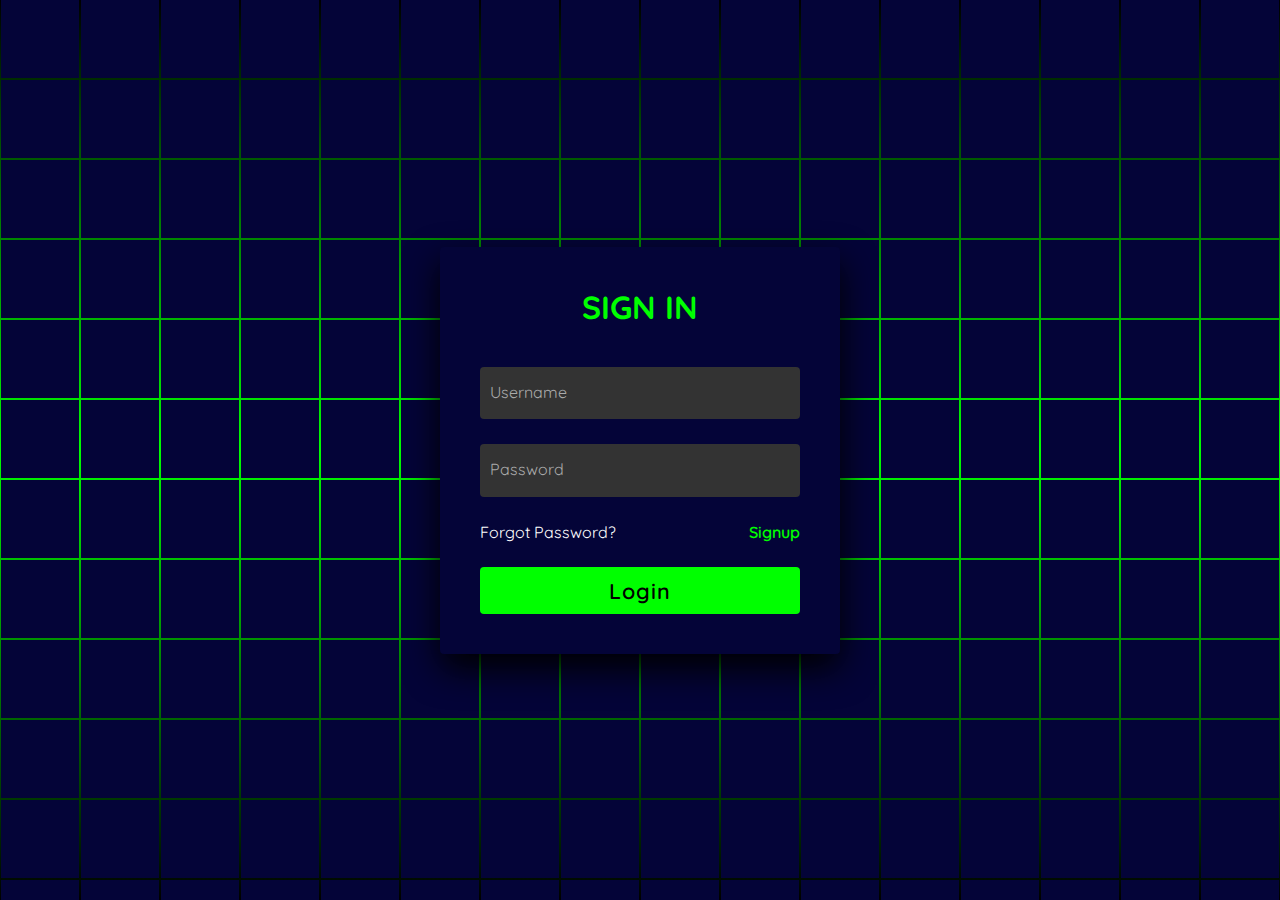
<file: Index.html>
<!doctype html>
<html lang="en">
<head>
    <meta charset="UTF-8">
    <title>CyberGuardian - Login</title>
    <link rel="stylesheet" href="./CSS/style.css">
    <link rel="stylesheet" href="./CSS/mash.css">
</head>
<body>
    <section>
      <span></span> <span></span> <span></span> <span></span> <span></span> <span></span> <span></span> <span></span> <span></span> <span></span> <span></span> <span></span> <span></span> <span></span> <span></span> <span></span> <span></span> <span></span> <span></span> <span></span> <span></span> <span></span> <span></span> <span></span> <span></span> <span></span> <span></span> <span></span> <span></span> <span></span> <span></span> <span></span> <span></span> <span></span> <span></span> <span></span> <span></span> <span></span> <span></span> <span></span> <span></span> <span></span> <span></span> <span></span> <span></span> <span></span> <span></span> <span></span> <span></span> <span></span> <span></span> <span></span> <span></span> <span></span> <span></span> <span></span> <span></span> <span></span> <span></span> <span></span> <span></span> <span></span> <span></span> <span></span> <span></span> <span></span> <span></span> <span></span> <span></span> <span></span> <span></span> <span></span> <span></span> <span></span> <span></span> <span></span> <span></span> <span></span> <span></span> <span></span> <span></span> <span></span> <span></span> <span></span> <span></span> <span></span> <span></span> <span></span> <span></span> <span></span> <span></span> <span></span> <span></span> <span></span> <span></span> <span></span> <span></span> <span></span> <span></span> <span></span> <span></span> <span></span> <span></span> <span></span> <span></span> <span></span> <span></span> <span></span> <span></span> <span></span> <span></span> <span></span> <span></span> <span></span> <span></span> <span></span> <span></span> <span></span> <span></span> <span></span> <span></span> <span></span> <span></span> <span></span> <span></span> <span></span> <span></span> <span></span> <span></span> <span></span> <span></span> <span></span> <span></span> <span></span> <span></span> <span></span> <span></span> <span></span> <span></span> <span></span> <span></span> <span></span> <span></span> <span></span> <span></span> <span></span> <span></span> <span></span> <span></span> <span></span> <span></span> <span></span> <span></span> <span></span> <span></span> <span></span> <span></span> <span></span> <span></span> <span></span> <span></span> <span></span> <span></span> <span></span> <span></span> <span></span> <span></span> <span></span> <span></span> <span></span> <span></span> <span></span> <span></span> <span></span> <span></span> <span></span> <span></span> <span></span> <span></span> <span></span> <span></span> <span></span> <span></span> <span></span> <span></span> <span></span> <span></span> <span></span> <span></span> <span></span> <span></span> <span></span> <span></span> <span></span> <span></span> <span></span> <span></span> <span></span> <span></span> <span></span> <span></span> <span></span> <span></span> <span></span> <span></span> <span></span> <span></span> <span></span> <span></span> <span></span> <span></span> <span></span> <span></span> <span></span> <span></span> <span></span> <span></span> <span></span> <span></span> <span></span> <span></span> <span></span> <span></span> <span></span> <span></span> <span></span> <span></span> <span></span> <span></span> <span></span> <span></span> <span></span> <span></span> <span></span> <span></span> <span></span> <span></span> <span></span> <span></span> <span></span> <span></span> <span></span> <span></span> <span></span> <span></span> <span></span> <span></span> <span></span> <span></span> <span></span> <span></span> <span></span> <span></span> <span></span> <span></span> <span></span> <span></span> <span></span> <span></span> <span></span>
        <div class="signin">
            <div class="content">
                <h2>Sign In</h2>
                <div class="form" id="signinForm">
                    <div class="inputBox">
                        <input type="text" required id="username"><i>Username</i>
                    </div>
                    <div class="inputBox">
                        <input type="password" required id="password"><i>Password</i>
                    </div>
                    <div class="links">
                        <a href="./HTML/ForgotPass.html">Forgot Password?</a>
                        <a href="./HTML/SignUp.html">Signup</a>
                    </div>
                    <div class="inputBox">
                        <input type="submit" value="Login" id="myButton" onclick="checkLogin(); signIn()">
                    </div>
                </div>
            </div>
        </div>
    </section>
    <script src="https://code.jquery.com/jquery-3.5.1.slim.min.js"></script>
    <script src="https://cdn.jsdelivr.net/npm/@popperjs/core@2.5.3/dist/umd/popper.min.js"></script>
    <script src="https://stackpath.bootstrapcdn.com/bootstrap/4.5.2/js/bootstrap.min.js"></script>
    <script src="/JS/Auth.js"></script>
    <script>
        document.addEventListener('DOMContentLoaded', function() {
            var button = document.getElementById('myButton');
            document.addEventListener('keydown', function(event) {
                if (event.keyCode === 13) {
                    button.click();
                }
            });
        });
    </script>
</body>
</html>
</file>
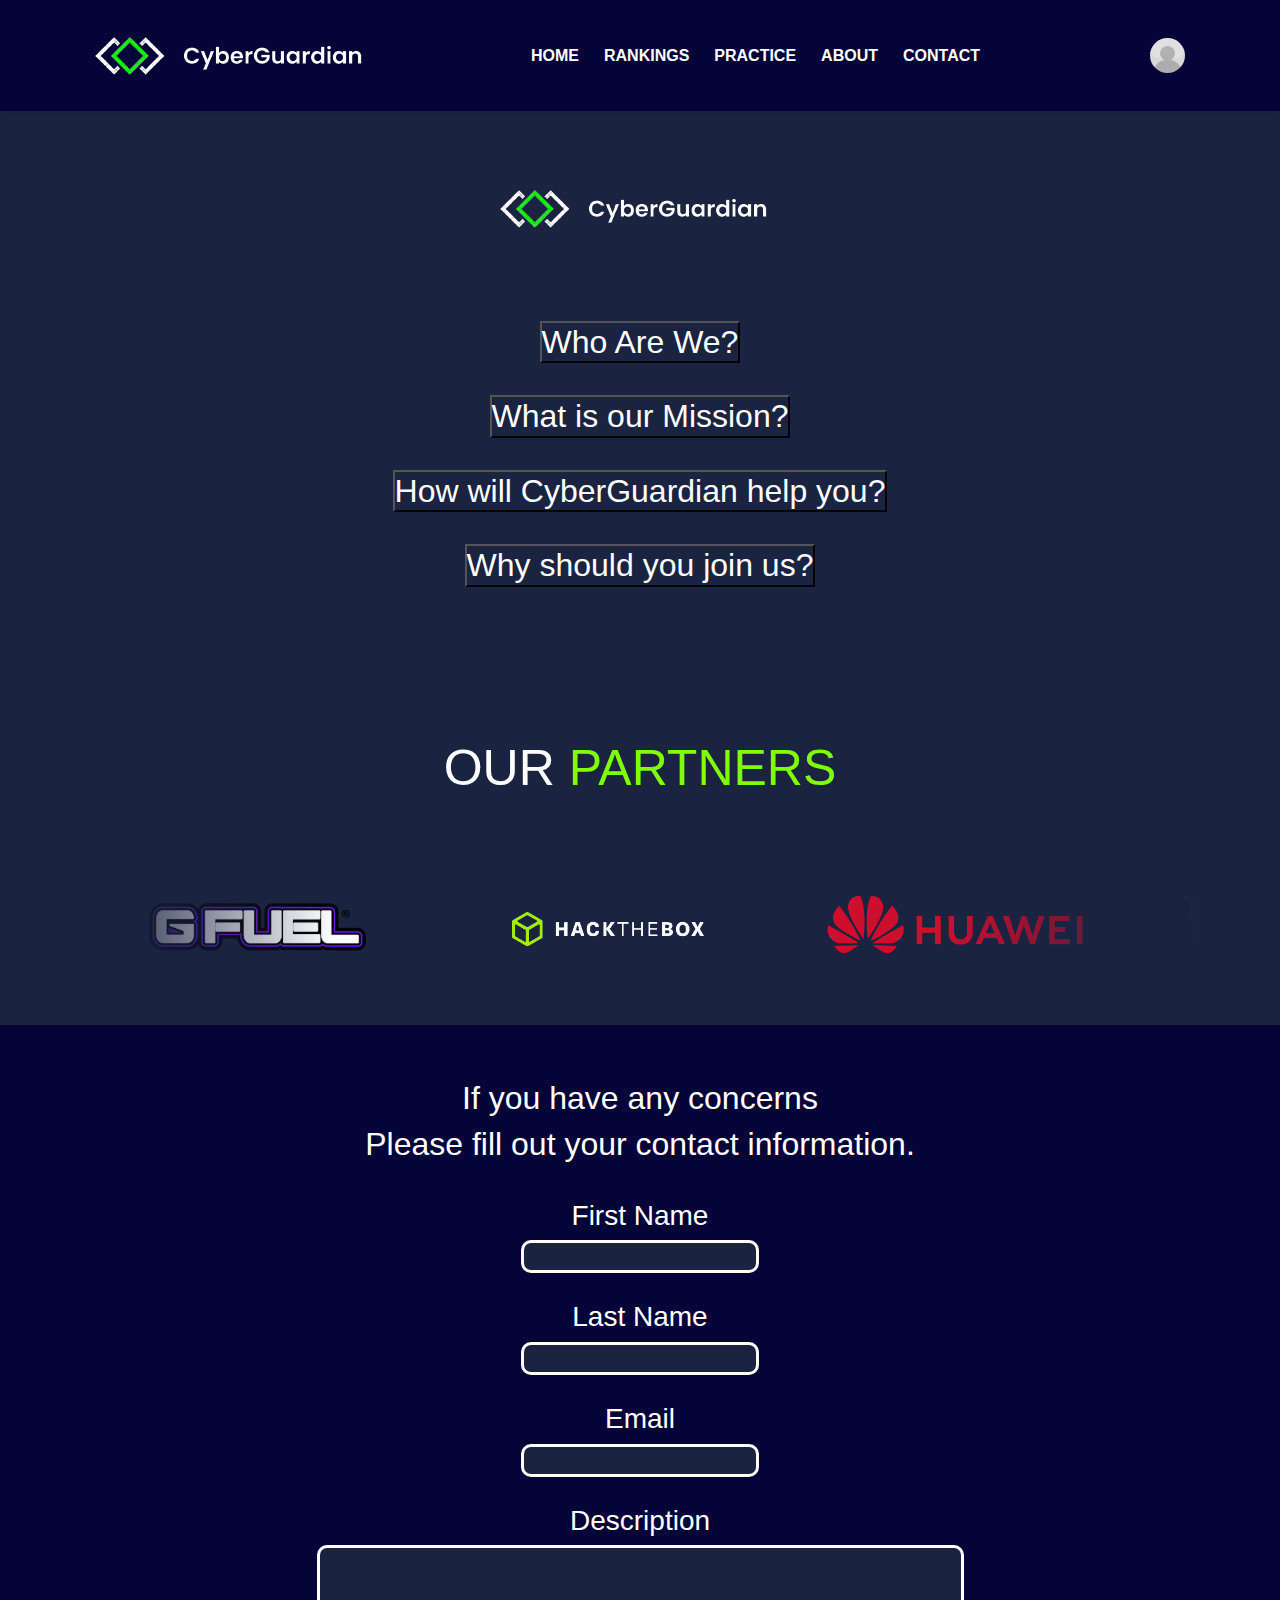
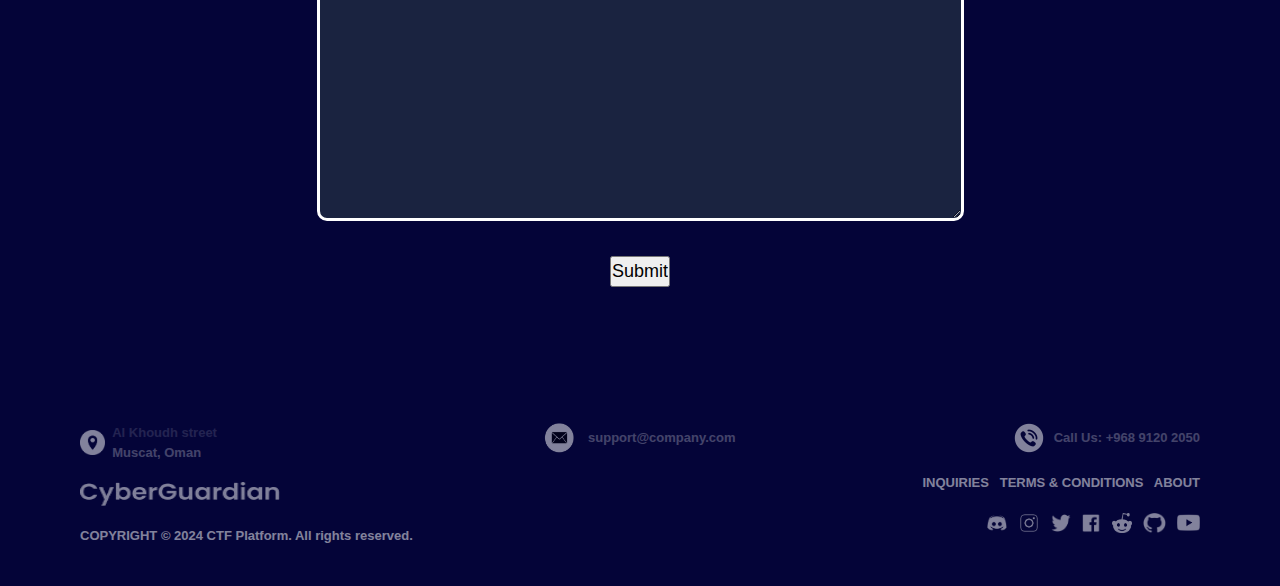
<file: HTML/About.html>
<!DOCTYPE html>
<html lang="en">
<head>
    <meta charset="UTF-8">
    <meta name="viewport" content="width=device-width, initial-scale=1.0">
    <title>CyberGuardian - About Us</title>
    <meta name="description" content="Learn about our journey, values, and mission to create meaningful impact.">
    <link rel="stylesheet" href="../CSS/bootstrap.min.css">
    <link rel="stylesheet" href="../CSS/navbar.css">
    <link rel="stylesheet" href="../CSS/footer.css">
    <link rel="stylesheet" href="../CSS/sponsors.css">
    <style>
        html {
            scroll-behavior: smooth;
        }

        body {
            background-color: #1a2340;
            font-family: Arial, sans-serif;
            color: #fff;
            margin: 0;
            padding: 0;
        }

        .accordion-button {
            text-align: center;
            background-color: #1a2340;
            color: #ffffff;
        }

        .accordion-button:not(.collapsed) {
            background-color: #1a2340;
        }

        .accordion-collapse {
            background-color: #1a2340;
            color: #ddd;
        }

        .accordion-body {
            text-align: center;
        }

        .reach-out {
            top: 50%;
            width: 100%;
            text-align: center;
            font-size: 18px;
        }

        .location {
            max-width: 900px;
            margin: auto;
            height: 50px;
        }

        .center {
            display: block;
            margin-left: auto;
            margin-right: auto;
        }
    </style>
</head>
<body>
    <nav class="navbar">
        <div class="container">
            <a href="./Home.html" class="logo"><img src="../img/logo1.png" alt="logo"></a>
            <ul class="nav-list">
                <li><a href="Home.html" >Home</a></li>
                <li><a href="Ranking.html">Rankings</a></li>
                <li><a href="Practice.html">Practice</a></li>
                <li><a href="About.html">About</a></li>
                <li><a href="#Contact">Contact</a></li>
            </ul>
            <div class="user-profile">
                <img src="../img/User.jpg" alt="User Avatar">
                <span class="username" id="name"></span>
                <div class="dropdown-menu">
                    <a href="Profile.html">Profile</a>
                    <a href="HelpCenter.html">Help Center</a>
                    <div class="dropdown-divider"></div>
                    <a href="../index.html">Logout</a>
                </div>
            </div>
        </div>
    </nav>
<br><br><br><br><br><br><br>
<img class="center" src="../img/logo1.png" alt="Logo">
<br><br><br>
<div class="accordion location" id="accordionExample">
    <div class="accordion-item">
        <h2 class="accordion-header" id="headingOne">
            <button class="accordion-button collapsed center" type="button" data-bs-toggle="collapse" data-bs-target="#collapseOne" aria-expanded="false" aria-controls="collapseOne">
                Who Are We?
            </button>
        </h2>
        <div id="collapseOne" class="accordion-collapse collapse" aria-labelledby="headingOne" data-bs-parent="#accordionExample">
            <div class="accordion-body">
                <p class="center">
                We are a group of students working to build a community and enhance the cyber skills of people in Oman. Our goal is to create a strong community that companies can rely on.
                </p>
            </div>
        </div>
    </div>
    <br>
    <div class="accordion-item">
        <h2 class="accordion-header" id="headingTwo">
            <button class="accordion-button collapsed center" type="button" data-bs-toggle="collapse" data-bs-target="#collapseTwo" aria-expanded="false" aria-controls="collapseTwo">
                What is our Mission?
            </button>
        </h2>
        <div id="collapseTwo" class="accordion-collapse collapse" aria-labelledby="headingTwo" data-bs-parent="#accordionExample">
            <div class="accordion-body">
              <p class="center">
                The CyberGuardian team is planning a way to protect its companies' critical infrastructure and its users' data. This platform aims to engage users with cyber attack and defense strategies while providing a hands-on experience.
              </p>
            </div>
        </div>
    </div>
    <br>
    <div class="accordion-item">
        <h2 class="accordion-header" id="headingThree">
            <button class="accordion-button collapsed center" type="button" data-bs-toggle="collapse" data-bs-target="#collapseThree" aria-expanded="false" aria-controls="collapseThree">
                How will CyberGuardian help you?
            </button>
        </h2>
        <div id="collapseThree" class="accordion-collapse collapse" aria-labelledby="headingThree" data-bs-parent="#accordionExample">
            <div class="accordion-body">
                <p class="center">
                    This CTF (Capture The Flag) platform is a competitive environment that allows users to sharpen their skills and compare them with others, while also enabling employers to monitor users' progress in the market.
                </p>
            </div>
        </div>
    </div>
    <div class="accordion-item">
        <br>
        <h2 class="accordion-header" id="headingFour">
            <button class="accordion-button collapsed center" type="button" data-bs-toggle="collapse" data-bs-target="#collapseFour" aria-expanded="false" aria-controls="collapseFour">
                Why should you join us?
            </button>
        </h2>
        <div id="collapseFour" class="accordion-collapse collapse" aria-labelledby="headingFour" data-bs-parent="#accordionExample">
            <div class="accordion-body">
                <p class="center">
                    As Oman continues to digitize its economy and society, the importance of cybersecurity resilience cannot be overstated. By actively participating in CTF (Capture The Flag) competitions and challenges, individuals and organizations can proactively identify and address potential vulnerabilities in their systems and infrastructure.
                </p>
            </div>
        </div>
    </div>
</div>
<br><br><br><br><br><br><br><br><br><br><br><br><br><br><br>
<div style="align-content: center; font-size: 50px; text-align: center;">
    OUR <span style="color: chartreuse;">PARTNERS</span>
</div>
<br>
<div class="container">
    <div class="logos">
        <div class="logos-slide">
            <a href="https://gfuel.com/" title="https://gfuel.com/" target="_blank"><img src="../img/Gfuel.png" alt="Gfuel Energy"></a>
            <a href="https://www.hackthebox.com/" title="https://www.hackthebox.com/" target="_blank"><img src="../img/HTB.png" alt="HackTheBox"></a>
            <a href="https://www.huawei.com/" title="https://www.huawei.com/" target="_blank"><img src="../img/Huawei.png" alt="Huawei"></a>
            <a href="https://www.monsterenergy.com/" title="https://www.monsterenergy.com/" target="_blank"><img src="../img/Monster.png" alt="Monster Energy"></a>
            <a href="https://www.omantel.om/" title="https://www.omantel.om/" target="_blank"><img src="../img/Omantel.png" alt="Omantel"></a>
            <a href="https://www.oxy.com/" title="https://www.oxy.com/" target="_blank"><img src="../img/OXY.png" alt="OXY"></a>
            <a href="https://www.razer.com/" title="https://www.razer.com/" target="_blank"><img src="../img/Razer.png" alt="Razer"></a>
            <a href="https://www.squ.edu.om/" title="https://www.squ.edu.om/" target="_blank"><img src="../img/SQU.png" alt="SQU"></a>
            <a href="https://www.vodafone.com/" title="https://www.vodafone.com/" target="_blank"><img src="../img/Vodafone.png" alt="Vodafone"></a>
        </div>
        <div class="logos-slide">
            <a href="https://gfuel.com/" title="https://gfuel.com/" target="_blank"><img src="../img/Gfuel.png" alt="Gfuel Energy"></a>
            <a href="https://www.hackthebox.com/" title="https://www.hackthebox.com/" target="_blank"><img src="../img/HTB.png" alt="HackTheBox"></a>
            <a href="https://www.huawei.com/" title="https://www.huawei.com/" target="_blank"><img src="../img/Huawei.png" alt="Huawei"></a>
            <a href="https://www.monsterenergy.com/" title="https://www.monsterenergy.com/" target="_blank"><img src="../img/Monster.png" alt="Monster Energy"></a>
            <a href="https://www.omantel.om/" title="https://www.omantel.om/" target="_blank"><img src="../img/Omantel.png" alt="Omantel"></a>
            <a href="https://www.oxy.com/" title="https://www.oxy.com/" target="_blank"><img src="../img/OXY.png" alt="OXY"></a>
            <a href="https://www.razer.com/" title="https://www.razer.com/" target="_blank"><img src="../img/Razer.png" alt="Razer"></a>
            <a href="https://www.squ.edu.om/" title="https://www.squ.edu.om/" target="_blank"><img src="../img/SQU.png" alt="SQU"></a>
            <a href="https://www.vodafone.com/" title="https://www.vodafone.com/" target="_blank"><img src="../img/Vodafone.png" alt="Vodafone"></a>
        </div>
    </div>
</div>
<div class="container-fluid" style="background-color: rgb(4, 4, 56);">
    <div class="reach-out">
        <br><br> 
        <h2> If you have any concerns</h2>
        <h2>Please fill out your contact information.</h2>
      <br>
      <form action="">
        <h3>First Name</h3>
        <input type="text" style="background-color: #1a2340; color: white; border: 3px solid white; border-radius: 10px;" required>
        <br><br>
      <h3>Last Name</h3>
      <input type="text" style="background-color: #1a2340; color: white; border: 3px solid white; border-radius: 10px;" required>
      <br><br>
      <h3>Email</h3>
      <input type="email" id="email" name="email" style="background-color: #1a2340; color: white; border: 3px solid white; border-radius: 10px;" required>
      <br><br>
      <h3>Description</h3>
      <textarea name="questions" id="questions" cols="60" rows="10" style="background-color: #1a2340; color: white; border: 3px solid white; border-radius: 10px;"></textarea>
      <br><br>
      <input type="submit">
      </form>
      </div>
<br><br><br><br><br<br>
<footer>
    <div class="container">
        <div class="left">
            <div class="address-container fade1" style="color: white; display: flex; align-items: center;">
                <img src="../img/Pin.png" alt="Map" style="width: 25px; height: 25px;">
                <div class="fade1" style="color: white;">
                    <a href="https://maps.app.goo.gl/WAUDGhhS96zq69Bx8" target="_blank" class="fade1" style="color: white;">
                        <strong>&nbsp;&nbsp;Al Khoudh street</strong>
                    </a>
                    <br>&nbsp;&nbsp;Muscat, Oman
                </div>
            </div>
            <br>
            <a href="#" class="fade1" style="color: white;">
                <img src="../img/logo2.png" alt="Logo" style="width: 200px; height: 25px;">
            </a>
            <br><br>
            <p style="opacity: 50%;">COPYRIGHT &copy; 2024 CTF Platform. All rights reserved.</p>
        </div>
        <div class="fade1" style="align-items: center; color: white;">
            <img src="../img/Mail.png" alt="Email" style="width: 30px; height: 30px; margin-right: 10px;">
            <a href="mailto:support@company.com" style="color: white;" class="fade1">
                <div style="display: inline-block; vertical-align: middle;">support@company.com</div>
            </a>
        </div>
        <div class="right">
            <div class="phone-container fade1 rightimg" style="color: white; display: flex; align-items: center;">
                <img src="../img/Phone.png" alt="Phone" style="width: 30px; height: 30px; margin-right: 10px;">
                <a href="tel:+96891202050" style="color: white;" class="fade1" id="Contact">Call Us: +968 9120 2050</a>
            </div>
            <br>
            <p>
                <a href="../HTML/Inquiries.html" target="_blank" class="fade1" style="color: white;">INQUIRIES &nbsp;</a>
                <a href="../HTML/T&C.html" target="_blank" class="fade1" style="color: white;">TERMS & CONDITIONS &nbsp;</a>
                <a href="../HTML/About.html" target="_blank" class="fade1" style="color: white;">ABOUT</a>
            </p>
            <br>
            <p>
                <a href="https://discord.com/" target="_blank" title="Join our Discord Server!" class="white">
                    <img src="../img/Discord.png" alt="Discord Logo" class="fade1" style="width: 20px; height: 20px;">&nbsp;&nbsp;
                </a>
                <a href="https://www.instagram.com/" target="_blank" title="Follow us on Instagram!" class="white">
                    <img src="../img/Instagram.png" alt="Instagram Logo" class="fade1" style="width: 22px; height: 22px;">&nbsp;&nbsp;
                </a>
                <a href="https://twitter.com/" target="_blank" title="Follow us on Twitter!" class="white">
                    <img src="../img/Twitter.png" alt="Twitter Logo" class="fade1" style="width: 20px; height: 18px;">&nbsp;&nbsp;
                </a>
                <a href="https://facebook.com/" target="_blank" title="Check out our Facebook Page!" class="white">
                    <img src="../img/Facebook.png" alt="Facebook Logo" class="fade1" style="width: 20px; height: 20px;">&nbsp;&nbsp;
                </a>
                <a href="https://reddit.com/" target="_blank" title="Check out our Subreddit!" class="white">
                    <img src="../img/Reddit.png" alt="Reddit Logo" class="fade1" style="width: 20px; height: 20px;">&nbsp;&nbsp;
                </a>
                <a href="https://github.com/" target="_blank" title="Check out our Github profile!" class="white">
                    <img src="../img/Github.png" alt="Github Logo" class="fade1" style="width: 23px; height: 20px;">&nbsp;&nbsp;
                </a>
                <a href="https://youtube.com/" target="_blank" title="Subscribe to our YouTube channel!" class="white">
                    <img src="../img/Youtube.png" alt="Youtube Logo" class="fade1" style="width: 23px; height: 17px;">
                </a>
            </p>
        </div>
    </div>
</footer>
<script src="https://cdnjs.cloudflare.com/ajax/libs/jquery/3.6.0/jquery.min.js"></script>
<script src="https://cdn.jsdelivr.net/npm/bootstrap@5.3.0-alpha1/dist/js/bootstrap.bundle.min.js"></script>
<script> 
    var username = localStorage.getItem('username');
    document.getElementById('welcomeMessage').innerText = 'Welcome, ' + username + '!';
</script>
<script>
    var username = localStorage.getItem('username');
    document.getElementById('name').innerText = username;
</script>
</body>
</html>
</file>
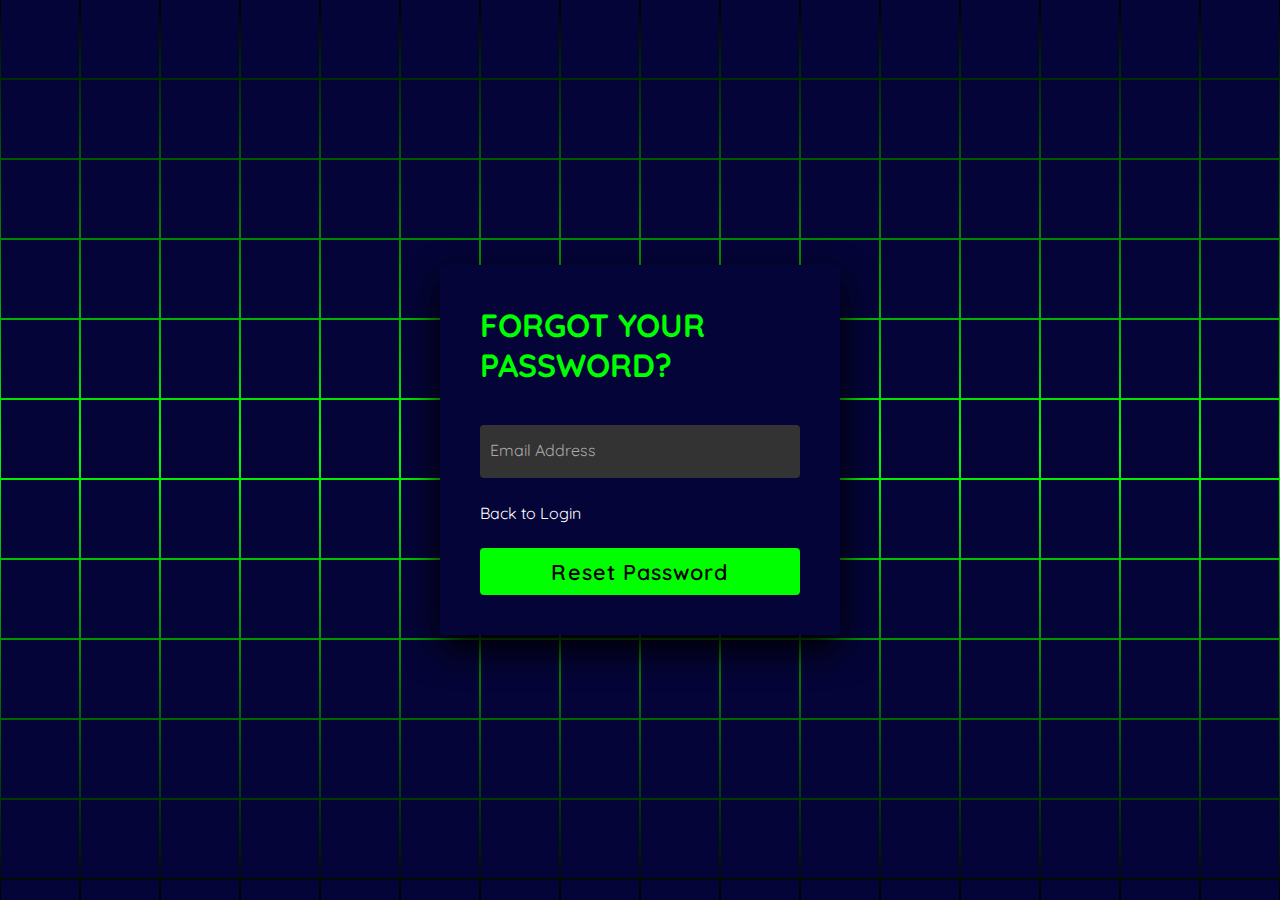
<file: HTML/ForgotPass.html>
<!doctype html>
<html lang="en">
<head>
    <meta charset="UTF-8">
    <meta name="viewport" content="width=device-width, initial-scale=1.0">
    <title>CyberGuardian - Forgot Password</title>
    <meta name="description" content="Recover your account access easily by resetting your password. Follow the steps provided.">
    <link rel="stylesheet" href="../CSS/style.css">
    <link rel="stylesheet" href="../CSS/mash.css">
</head>
<body>
    <section>
        <span></span> <span></span> <span></span> <span></span> <span></span> <span></span> <span></span> <span></span> <span></span> <span></span> <span></span> <span></span> <span></span> <span></span> <span></span> <span></span> <span></span> <span></span> <span></span> <span></span> <span></span> <span></span> <span></span> <span></span> <span></span> <span></span> <span></span> <span></span> <span></span> <span></span> <span></span> <span></span> <span></span> <span></span> <span></span> <span></span> <span></span> <span></span> <span></span> <span></span> <span></span> <span></span> <span></span> <span></span> <span></span> <span></span> <span></span> <span></span> <span></span> <span></span> <span></span> <span></span> <span></span> <span></span> <span></span> <span></span> <span></span> <span></span> <span></span> <span></span> <span></span> <span></span> <span></span> <span></span> <span></span> <span></span> <span></span> <span></span> <span></span> <span></span> <span></span> <span></span> <span></span> <span></span> <span></span> <span></span> <span></span> <span></span> <span></span> <span></span> <span></span> <span></span> <span></span> <span></span> <span></span> <span></span> <span></span> <span></span> <span></span> <span></span> <span></span> <span></span> <span></span> <span></span> <span></span> <span></span> <span></span> <span></span> <span></span> <span></span> <span></span> <span></span> <span></span> <span></span> <span></span> <span></span> <span></span> <span></span> <span></span> <span></span> <span></span> <span></span> <span></span> <span></span> <span></span> <span></span> <span></span> <span></span> <span></span> <span></span> <span></span> <span></span> <span></span> <span></span> <span></span> <span></span> <span></span> <span></span> <span></span> <span></span> <span></span> <span></span> <span></span> <span></span> <span></span> <span></span> <span></span> <span></span> <span></span> <span></span> <span></span> <span></span> <span></span> <span></span> <span></span> <span></span> <span></span> <span></span> <span></span> <span></span> <span></span> <span></span> <span></span> <span></span> <span></span> <span></span> <span></span> <span></span> <span></span> <span></span> <span></span> <span></span> <span></span> <span></span> <span></span> <span></span> <span></span> <span></span> <span></span> <span></span> <span></span> <span></span> <span></span> <span></span> <span></span> <span></span> <span></span> <span></span> <span></span> <span></span> <span></span> <span></span> <span></span> <span></span> <span></span> <span></span> <span></span> <span></span> <span></span> <span></span> <span></span> <span></span> <span></span> <span></span> <span></span> <span></span> <span></span> <span></span> <span></span> <span></span> <span></span> <span></span> <span></span> <span></span> <span></span> <span></span> <span></span> <span></span> <span></span> <span></span> <span></span> <span></span> <span></span> <span></span> <span></span> <span></span> <span></span> <span></span> <span></span> <span></span> <span></span> <span></span> <span></span> <span></span> <span></span> <span></span> <span></span> <span></span> <span></span> <span></span> <span></span> <span></span> <span></span> <span></span> <span></span> <span></span> <span></span> <span></span> <span></span> <span></span> <span></span> <span></span> <span></span> <span></span> <span></span> <span></span> <span></span> <span></span> <span></span> <span></span> <span></span> <span></span> <span></span> <span></span> <span></span> <span></span> <span></span> <span></span> <span></span> <span></span>
        <div class="signin">
            <div class="content">
                <h2>Forgot Your Password?</h2>
                <div class="form" id="signinForm">
                    <div class="inputBox">
                        <input type="email" required id="email"><i>Email Address</i>
                    </div>
                    <div class="links">
                        <a href="../Index.html">Back to Login</a>
                    </div>
                    <div class="inputBox">
                        <input type="submit" value="Reset Password" id="myButton" onclick="checkLogin(); signIn()">
                    </div>
                </div>
            </div>
        </div>
    </section>
    <script src="https://code.jquery.com/jquery-3.5.1.slim.min.js"></script>
    <script src="https://cdn.jsdelivr.net/npm/@popperjs/core@2.5.3/dist/umd/popper.min.js"></script>
    <script src="https://stackpath.bootstrapcdn.com/bootstrap/4.5.2/js/bootstrap.min.js"></script>
    <script src="/JS/Auth.js"></script>
    <script>
        document.addEventListener('DOMContentLoaded', function() {
            var button = document.getElementById('myButton');
            document.addEventListener('keydown', function(event) {
                if (event.keyCode === 13) {
                    button.click();
                }
            });
        });
    </script>
</body>
</html>
</file>
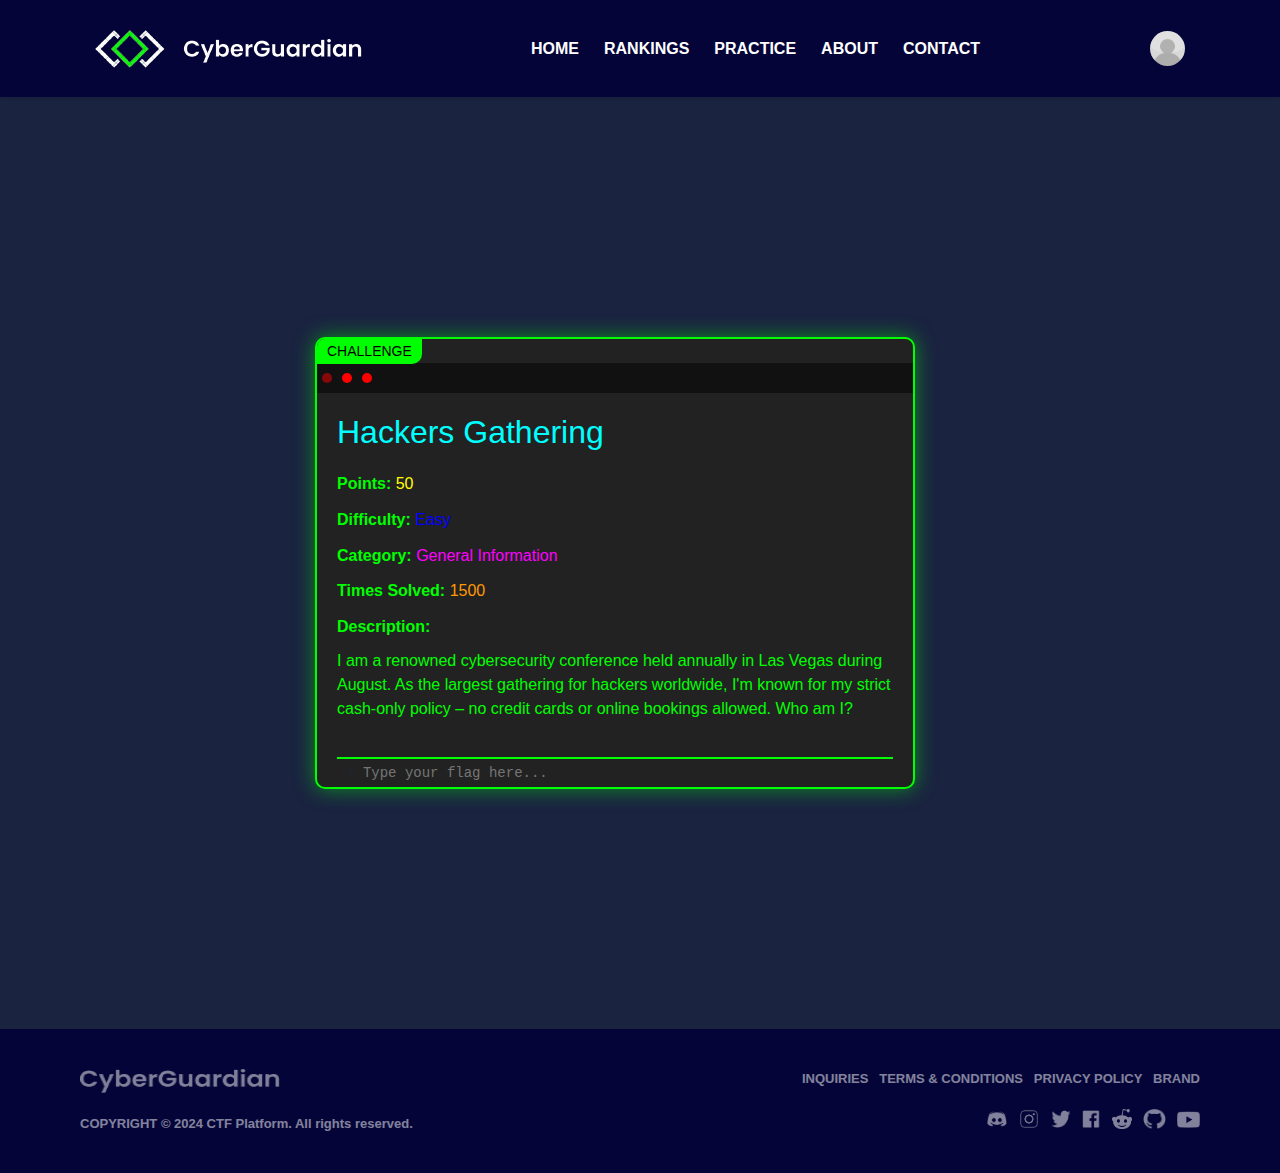
<file: HTML/HackersGathering.html>
<!DOCTYPE html>
<html lang="en">
<head>
    <meta charset="UTF-8">
    <meta name="viewport" content="width=device-width, initial-scale=1.0">
    <title>CyberGuardian - Hacker Terminal</title>
    <!-- Bootstrap CSS -->
    <link rel="stylesheet" href="https://maxcdn.bootstrapcdn.com/bootstrap/4.5.2/css/bootstrap.min.css">
    <link rel="stylesheet" href="/CSS/navbar.css">
    <link rel="stylesheet" href="/CSS/footer.css">
    <link rel="stylesheet" href="/CSS/bootstrap.min.css">
    <style>
        body {
            background-color: #1a2340;
            
        }
        .container2 {
            margin: auto;
            align-items: center;
            max-width: 650px;
        }
        .terminal {
            background-color: #222;
            width: 600px;
            border-radius: 10px;
            overflow: hidden;
            box-shadow: 0px 0px 20px 0px rgba(0, 255, 0, 0.5);
            border: 2px solid #0f0;
            position: relative;
        }

        .terminal::before {
            content: "CHALLENGE";
            position: relative;
            top: 0;
            left: 0;
            padding: 5px 10px;
            background-color: #0f0;
            color: #000;
            font-size: 14px;
            border-bottom-right-radius: 10px;
        }

        .terminal-header {
            background-color: #111;
            height: 30px;
            display: flex;
            align-items: center;
        }

        .terminal-header div {
            width: 10px;
            height: 10px;
            border-radius: 50%;
            margin: 0 5px;
            background-color: #f00;
        }

        .close {
            background-color: #f00;
        }

        .minimize {
            background-color: #ff0;
        }

        .maximize {
            background-color: #0f0;
        }

        .terminal-body {
            padding: 20px;
            padding-bottom: 50px;
            position: relative;
        }

        h1 {
            font-size: 32px;
            margin-bottom: 20px;
            color: #0ff;
        }

        .para {
            margin-bottom: 10px;
            line-height: 1.6;
            color: #0f0;
        }

        .command-line {
            position: absolute;
            bottom: 0;
            left: 20px;
            right: 20px;
            height: 30px;
            background-color: #222;
            border-top: 2px solid #0f0;
            display: flex;
            align-items: center;
            padding-left: 10px;
            animation: blink-caret 1s steps(1) infinite;
        }

        @keyframes blink-caret {
            50% {
                border-color: transparent;
            }
        }

        .command-line input {
            background-color: transparent;
            border: none;
            outline: none;
            color: #0f0;
            font-family: 'Courier New', Courier, monospace;
            width: calc(100% - 20px);
            margin-left: 5px;
            font-size: 14px;
        }

        .hidden {
            display: none;
        }
    </style>
</head>
<body>
    <nav class="navbar">
        <div class="container">
            <a href="./Home.html" class="logo"><img src="../img/logo1.png" alt="logo"></a>
            <ul class="nav-list">
                <li><a href="Home.html" >Home</a></li>
                <li><a href="Ranking.html">Rankings</a></li>
                <li><a href="Practice.html">Practice</a></li>
                <li><a href="About.html">About</a></li>
                <li><a href="#">Contact</a></li>
            </ul>
            <div class="user-profile">
                <img src="../img/User.jpg" alt="User Avatar">
                <span class="username" id="name"></span>
                <div class="dropdown-menu">
                    <a href="Profile.html">Profile</a>
                    <a href="HelpCenter.html">Help Center</a>
                    <div class="dropdown-divider"></div>
                    <a href="../index.html">Logout</a>
                </div>
            </div>
        </div>
    </nav>
    <br><br><br><br><br><br><br><br><br><br>
<div class="container2">
    <div class="terminal">
        <div class="terminal-header">
            <div class="close"></div>
            <div class="minimize"></div>
            <div class="maximize"></div>
        </div>
        <div class="terminal-body">
            <h1>Hackers Gathering</h1>
            <p class="para"><strong>Points:</strong> <span style="color: #ff0;">50</span></p>
            <p class="para"><strong>Difficulty:</strong> <span style="color: #00f;">Easy</span></p>
            <p class="para"><strong>Category:</strong> <span style="color: #f0f;">General Information</span></p>
            <p class="para"><strong>Times Solved:</strong> <span style="color: #f90;">1500</span></p>
            <p class="para"><strong>Description:</strong></p>
            <p style="color: #0f0;">I am a renowned cybersecurity conference held annually in Las Vegas during August. As the largest gathering for hackers worldwide, I'm known for my strict cash-only policy – no credit cards or online bookings allowed. Who am I?</p>
            <div id="alerts"></div>
            <div class="command-line">
                <span>$</span>
                <input type="text" placeholder="Type your flag here..." id="command-input">
            </div>
        </div>
    </div>
</div>
<br><br><br><br><br><br><br><br><br><br>
<footer>
    <div class="container">
        <div class="left">
            <a href="#" class="fade1" style="color: white;"><img src="../img/logo2.png" alt="Logo" style="width: 200px; height: 25px;"></a>
            <br><br>
            <p style="opacity: 50%;">COPYRIGHT &copy; 2024 CTF Platform. All rights reserved.</p>
        </div>
        <div class="right">
            <p>
                <a href="#" class="fade1" style="color: white;">INQUIRIES &nbsp;</a>
                <a href="#" class="fade1" style="color: white;">TERMS & CONDITIONS &nbsp;</a>
                <a href="#" class="fade1" style="color: white;">PRIVACY POLICY &nbsp;</a>
                <a href="#" class="fade1" style="color: white;">BRAND</a>
            </p>
            <br>
            <p>
                <a href="https://discord.com/" class="white" target="_blank" title="Join our Discord Server!"><img src="../img/Discord.png" alt="Discord Logo" class="fade1" style="width: 20px; height: 20px;">&nbsp;&nbsp;</a>
                <a href="https://www.instagram.com/" class="white" target="_blank" title="Follow us on Instagram!"><img src="../img/Instagram.png" alt="Instagram Logo" class="fade1" style="width: 22px; height: 22px;">&nbsp;&nbsp;</a>
                <a href="https://twitter.com/" class="white" target="_blank" title="Follow us on Twitter!"><img src="../img/Twitter.png" alt="Twitter Logo" class="fade1" style="width: 20px; height: 18px;">&nbsp;&nbsp;</a>
                <a href="https://facebook.com/" class="white" target="_blank" title="Check out our Facebook Page!"><img src="../img/Facebook.png" alt="Facebook Logo" class="fade1" style="width: 20px; height: 20px;">&nbsp;&nbsp;</a>
                <a href="https://reddit.com/" class="white" target="_blank" title="Check out our Subreddit!"><img src="../img/Reddit.png" alt="Reddit Logo" class="fade1" style="width: 20px; height: 20px;">&nbsp;&nbsp;</a>
                <a href="https://github.com/" class="white" target="_blank" title="Check out our Github profile!"><img src="../img/Github.png" alt="Github Logo" class="fade1" style="width: 23px; height: 20px;">&nbsp;&nbsp;</a>
                <a href="https://youtube.com/" class="white" target="_blank" title="Subscribe to our YouTube channel!"><img src="../img/Youtube.png" alt="Youtube Logo" class="fade1" style="width: 23px; height: 17px;"></a>

            </p>
        </div>
    </div>
</footer>
   
    <script src="https://ajax.googleapis.com/ajax/libs/jquery/3.5.1/jquery.min.js"></script>
    <script src="https://cdnjs.cloudflare.com/ajax/libs/popper.js/1.16.0/umd/popper.min.js"></script>
    <script src="https://maxcdn.bootstrapcdn.com/bootstrap/4.5.2/js/bootstrap.min.js"></script>
    <script>
        document.getElementById('command-input').addEventListener('keypress', function(e) {
            if (e.key === 'Enter') {
                var flag = this.value.trim();
                if (flag.toLowerCase() === 'defcon') {
                    showAlert('Flag is correct!', 'success');
                } else {
                    showAlert('Flag is incorrect!', 'danger');
                }
                this.value = ''; 
            }
        });

        function showAlert(message, type) {
            var alertHtml = '<div class="alert alert-' + type + ' alert-dismissible fade show" role="alert">' +
                            message +
                            '<button type="button" class="close" data-dismiss="alert" aria-label="Close">' +
                            '<span aria-hidden="true">&times;</span>' +
                            '</button>' +
                            '</div>';
            $('#alerts').html(alertHtml);
        }
    </script>
    <script>
        var username = localStorage.getItem('username');
        document.getElementById('name').innerText = username;
    </script>
</body>
</html>
</file>
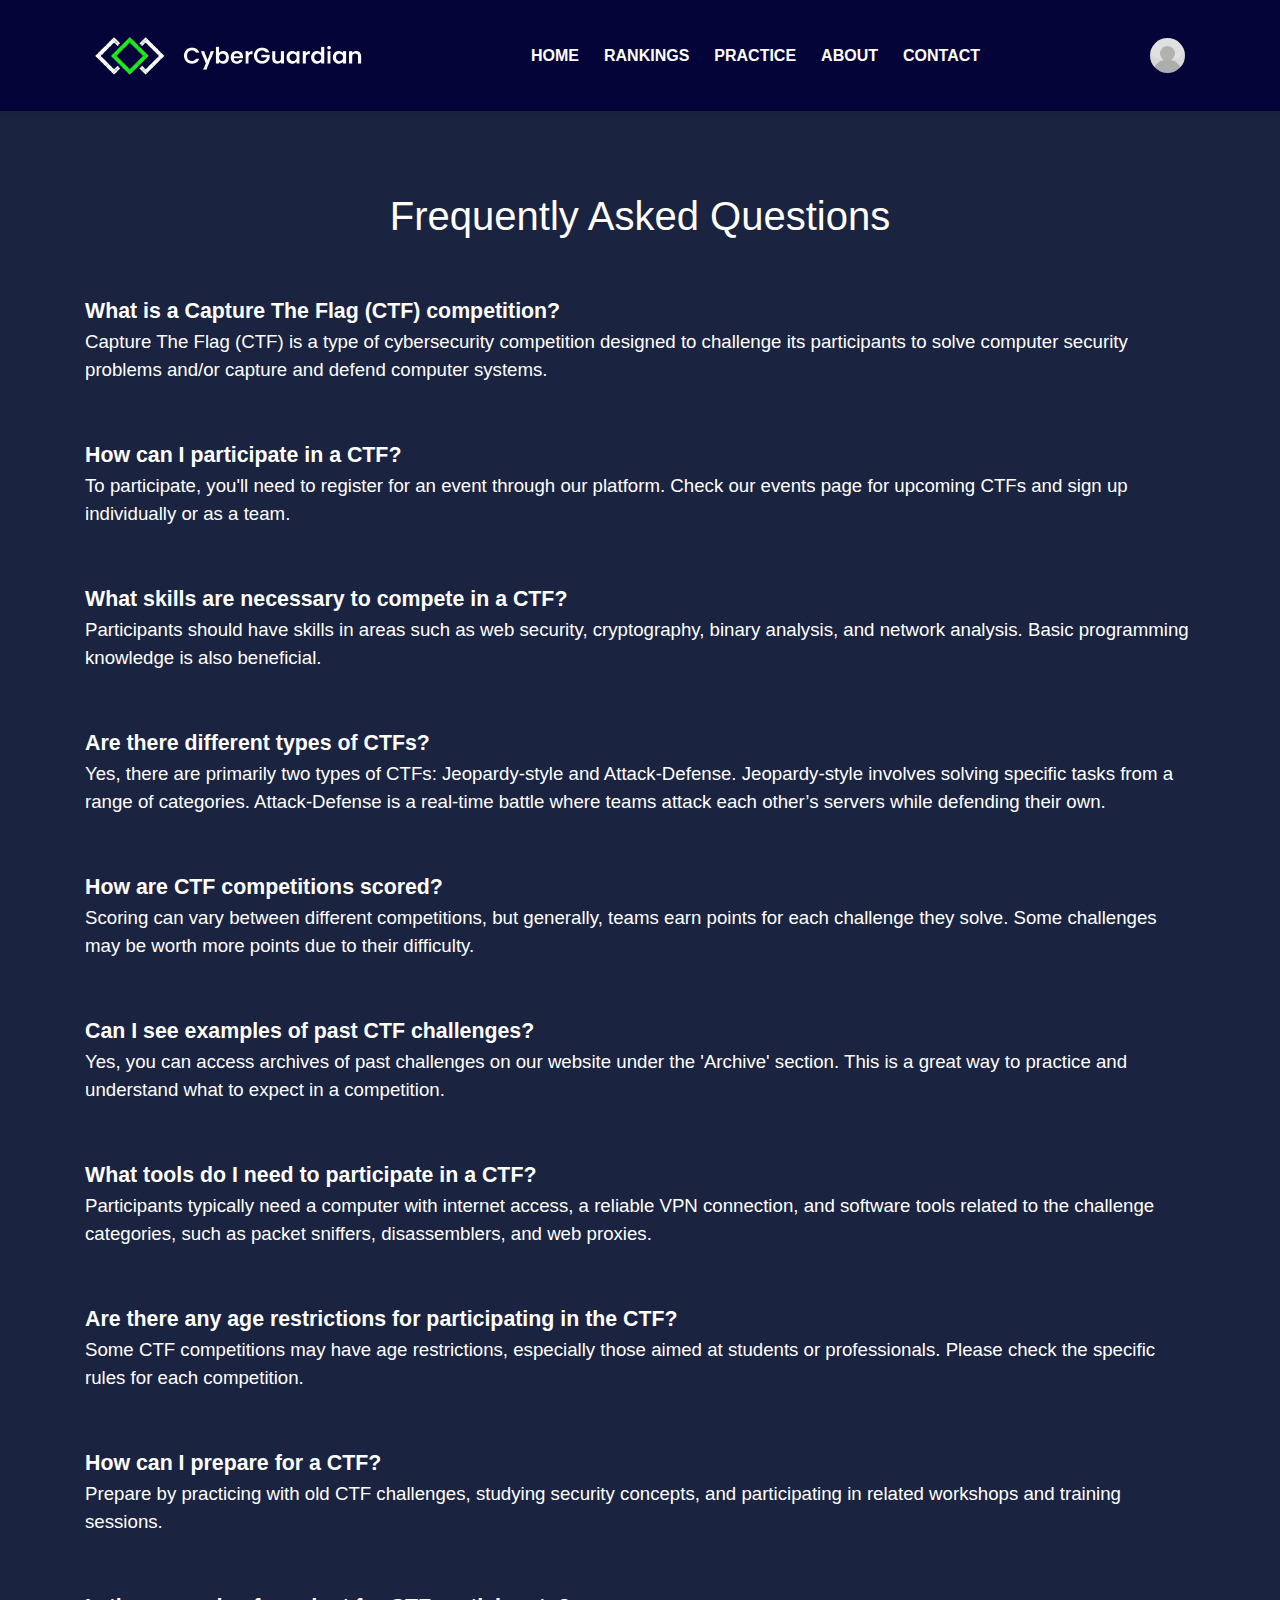
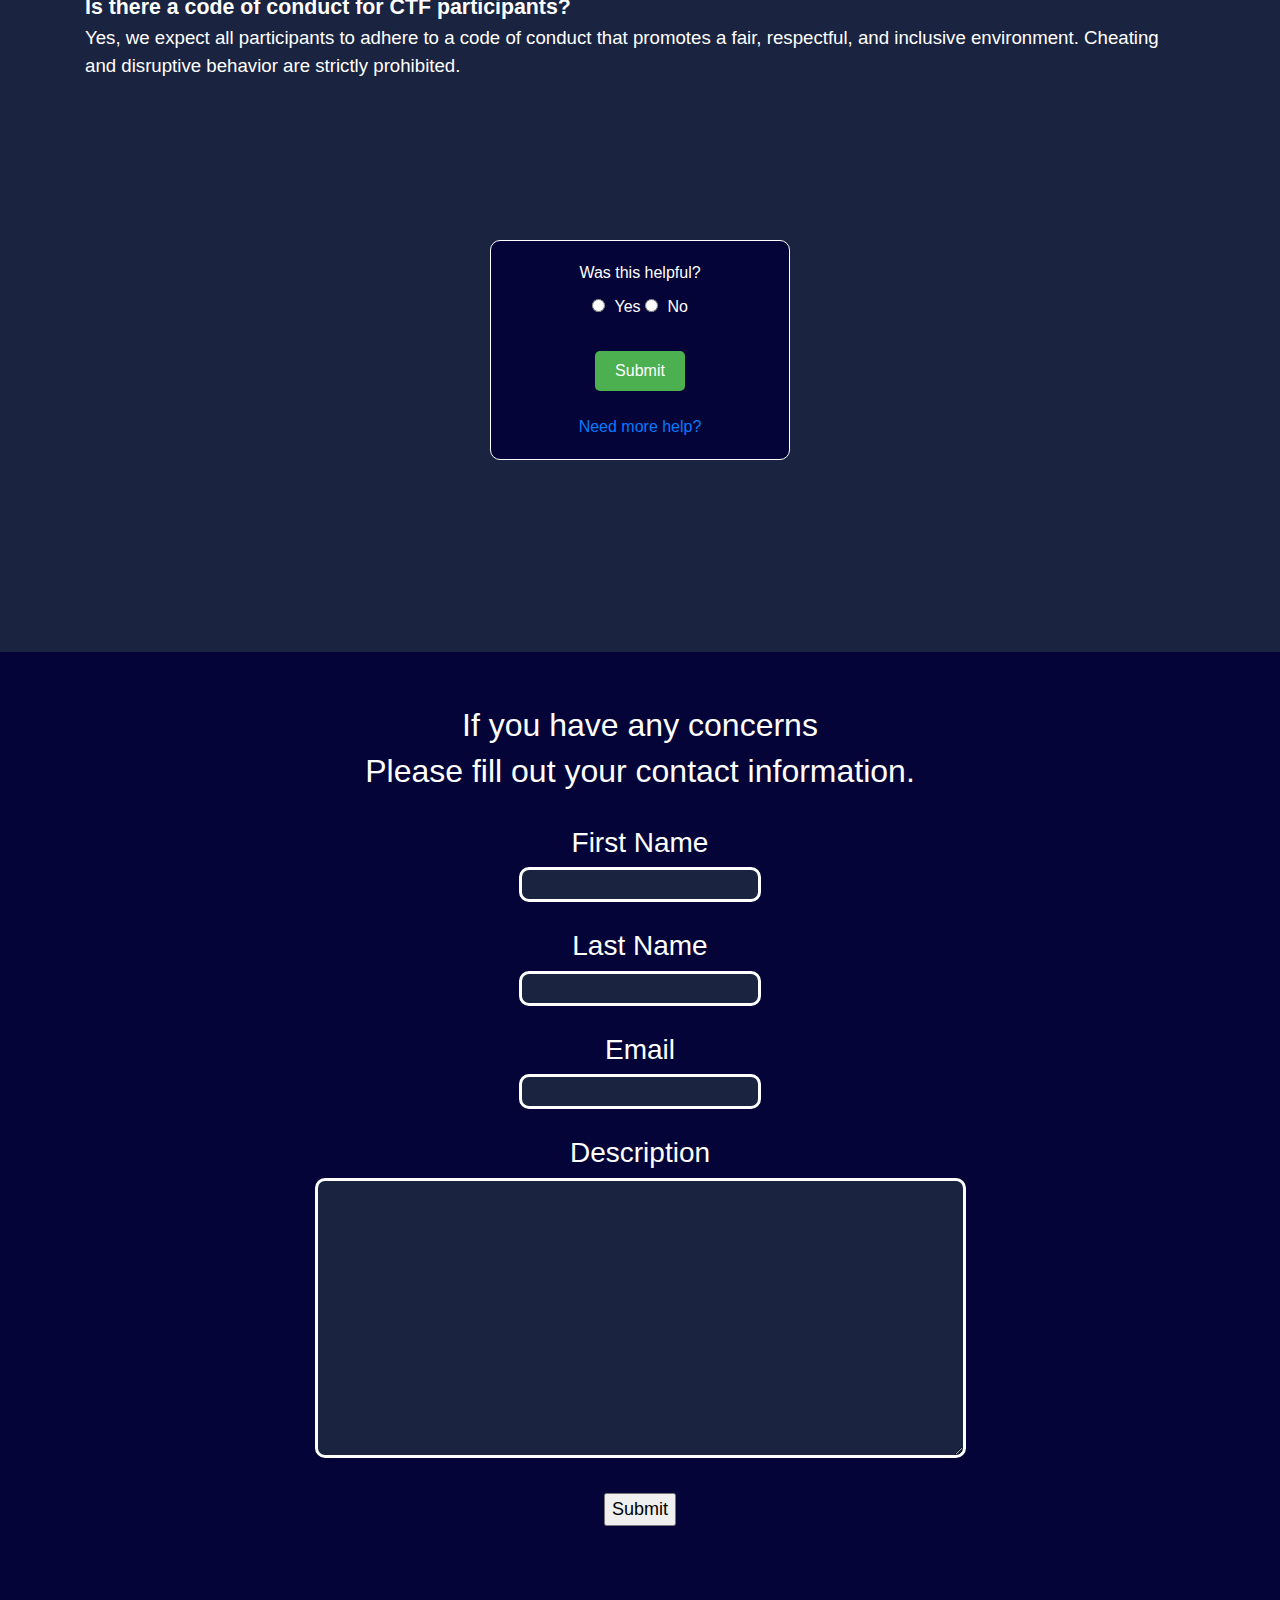
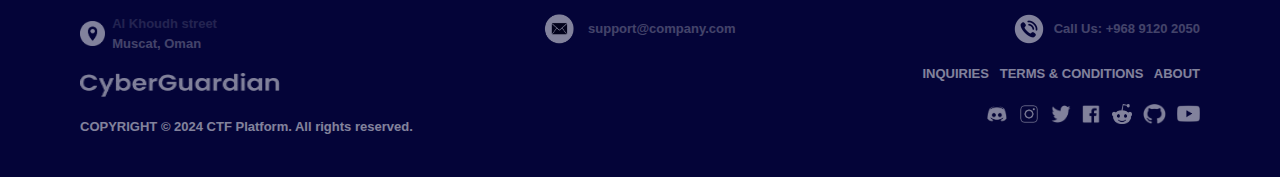
<file: HTML/HelpCenter.html>
<!DOCTYPE html>
<html lang="en">
<head>
    <meta charset="UTF-8">
    <meta name="viewport" content="width=device-width, initial-scale=1.0">
    <title>CyberGuardian - Help Center</title>
    <meta name="description" content="Find answers to your queries and get support for any issues you encounter. Our help center is here for you.">
    <link rel="stylesheet" href="../CSS/bootstrap.min.css">
    <link rel="stylesheet" href="../CSS/footer.css">
    <link rel="stylesheet" href="../CSS/navbar.css">
    <style>
        html {
            scroll-behavior: smooth;
        }

        body {
            background-color: #1a2340;
            font-family: Arial, sans-serif;
            color: #fff;
            margin: 0;
            padding: 0;
        }

        dt {
            font-weight: bold;
            font-size: 16pt;
        }

        dd {
            font-size: 14pt;
        }

        .reach-out {
            top: 50%;
            width: 100%;
            text-align: center;
            font-size: 18px;
        }
        .center {
            display: block;
            margin-left: auto;
            margin-right: auto;
        }

        .feedback-container {
            width: 300px;
            margin: 0 auto;
            text-align: center;
            padding: 20px;
            border: 1px solid white;
            border-radius: 10px;
            background-color: rgb(4, 4, 56);
        }

        .feedback-container p {
            margin-bottom: 10px;
        }

        .feedback-container input[type="radio"] {
            margin-right: 5px;
        }

        .feedback-container button {
            padding: 8px 20px;
            border: none;
            border-radius: 5px;
            background-color: #4CAF50;
            color: white;
            cursor: pointer;
        }
    </style>
</head>
<body>
    <nav class="navbar">
        <div class="container">
            <a href="./Home.html" class="logo"><img src="../img/logo1.png" alt="logo"></a>
            <ul class="nav-list">
                <li><a href="Home.html" >Home</a></li>
                <li><a href="Ranking.html">Rankings</a></li>
                <li><a href="Practice.html">Practice</a></li>
                <li><a href="About.html">About</a></li>
                <li><a href="#Contact">Contact</a></li>
            </ul>
            <div class="user-profile">
                <img src="../img/User.jpg" alt="User Avatar">
                <span class="username" id="name"></span>
                <div class="dropdown-menu">
                    <a href="Profile.html">Profile</a>
                    <a href="HelpCenter.html">Help Center</a>
                    <div class="dropdown-divider"></div>
                    <a href="../index.html">Logout</a>
                </div>
            </div>
        </div>
    </nav>
    <div class="container">
    <br><br><br><br><br><br><br><br>
    <h1 style="text-align: center;">Frequently Asked Questions</h1>
    <br><br>
    <dl>
        <dt>What is a Capture The Flag (CTF) competition?</dt>
        <dd>Capture The Flag (CTF) is a type of cybersecurity competition designed to challenge its participants to solve computer security problems and/or capture and defend computer systems.</dd>
        <br><br>

        <dt>How can I participate in a CTF?</dt>
        <dd>To participate, you'll need to register for an event through our platform. Check our events page for upcoming CTFs and sign up individually or as a team.</dd>
        <br><br>
        
        <dt>What skills are necessary to compete in a CTF?</dt>
        <dd>Participants should have skills in areas such as web security, cryptography, binary analysis, and network analysis. Basic programming knowledge is also beneficial.</dd>
        <br><br>
        
        <dt>Are there different types of CTFs?</dt>
        <dd>Yes, there are primarily two types of CTFs: Jeopardy-style and Attack-Defense. Jeopardy-style involves solving specific tasks from a range of categories. Attack-Defense is a real-time battle where teams attack each other’s servers while defending their own.</dd>
        <br><br>
        
        <dt>How are CTF competitions scored?</dt>
        <dd>Scoring can vary between different competitions, but generally, teams earn points for each challenge they solve. Some challenges may be worth more points due to their difficulty.</dd>
        <br><br>
        
        <dt>Can I see examples of past CTF challenges?</dt>
        <dd>Yes, you can access archives of past challenges on our website under the 'Archive' section. This is a great way to practice and understand what to expect in a competition.</dd>
        <br><br>
        
        <dt>What tools do I need to participate in a CTF?</dt>
        <dd>Participants typically need a computer with internet access, a reliable VPN connection, and software tools related to the challenge categories, such as packet sniffers, disassemblers, and web proxies.</dd>
        <br><br>
        
        <dt>Are there any age restrictions for participating in the CTF?</dt>
        <dd>Some CTF competitions may have age restrictions, especially those aimed at students or professionals. Please check the specific rules for each competition.</dd>
        <br><br>
        
        <dt>How can I prepare for a CTF?</dt>
        <dd>Prepare by practicing with old CTF challenges, studying security concepts, and participating in related workshops and training sessions.</dd>
        <br><br>
        
        <dt>Is there a code of conduct for CTF participants?</dt>
        <dd>Yes, we expect all participants to adhere to a code of conduct that promotes a fair, respectful, and inclusive environment. Cheating and disruptive behavior are strictly prohibited.</dd>
    </dl>
    </div>
    <br><br><br><br><br><br>
    <div class="feedback-container">
        <p>Was this helpful?</p>
        <input type="radio" id="yes" name="helpful" value="yes">
        <label for="yes">Yes</label>
        <input type="radio" id="no" name="helpful" value="no">
        <label for="no">No</label>
        <br><br>
        <button type="submit">Submit</button>
        <br><br>
        <a href="#help">Need more help?</a>
    </div>
<br><br><br><br><br><br><br><br>
<div class="container-fluid" style="background-color: rgb(4, 4, 56);">
    <div class="reach-out">
        <br><br> 
        <h2 id="help"> If you have any concerns</h2>
        <h2>Please fill out your contact information.</h2>
      <br>
      <form action="">
        <h3>First Name</h3>
        <input type="text" style="background-color: #1a2340; color: white; border: 3px solid white; border-radius: 10px;" required>
        <br><br>
      <h3>Last Name</h3>
      <input type="text" style="background-color: #1a2340; color: white; border: 3px solid white; border-radius: 10px;" required>
      <br><br>
      <h3>Email</h3>
      <input type="email" id="email" name="email" style="background-color: #1a2340; color: white; border: 3px solid white; border-radius: 10px;" required>
      <br><br>
      <h3>Description</h3>
      <textarea name="questions" id="questions" cols="60" rows="10" style="background-color: #1a2340; color: white; border: 3px solid white; border-radius: 10px;"></textarea>
      <br><br>
      <input type="submit">
      </form>
      </div>
      <br><br>
</div>
<footer>
    <div class="container">
        <div class="left">
            <div class="address-container fade1" style="color: white; display: flex; align-items: center;">
                <img src="../img/Pin.png" alt="Map" style="width: 25px; height: 25px;">
                <div class="fade1" style="color: white;">
                    <a href="https://maps.app.goo.gl/WAUDGhhS96zq69Bx8" target="_blank" class="fade1" style="color: white;">
                        <strong>&nbsp;&nbsp;Al Khoudh street</strong>
                    </a>
                    <br>&nbsp;&nbsp;Muscat, Oman
                </div>
            </div>
            <br>
            <a href="#" class="fade1" style="color: white;">
                <img src="../img/logo2.png" alt="Logo" style="width: 200px; height: 25px;">
            </a>
            <br><br>
            <p style="opacity: 50%;">COPYRIGHT &copy; 2024 CTF Platform. All rights reserved.</p>
        </div>
        <div class="fade1" style="align-items: center; color: white;">
            <img src="../img/Mail.png" alt="Email" style="width: 30px; height: 30px; margin-right: 10px;">
            <a href="mailto:support@company.com" style="color: white;" class="fade1">
                <div style="display: inline-block; vertical-align: middle;">support@company.com</div>
            </a>
        </div>
        <div class="right">
            <div class="phone-container fade1 rightimg" style="color: white; display: flex; align-items: center;">
                <img src="../img/Phone.png" alt="Phone" style="width: 30px; height: 30px; margin-right: 10px;">
                <a href="tel:+1234567890" style="color: white;" class="fade1">Call Us: +968 9120 2050</a>
            </div>
            <br>
            <p>
                <a href="../HTML/Inquiries.html" target="_blank" class="fade1" style="color: white;">INQUIRIES &nbsp;</a>
                <a href="../HTML/T&C.html" target="_blank" class="fade1" style="color: white;">TERMS & CONDITIONS &nbsp;</a>
                <a href="../HTML/About.html" target="_blank" class="fade1" style="color: white;">ABOUT</a>
            </p>
            <br>
            <p>
                <a href="https://discord.com/" target="_blank" title="Join our Discord Server!" class="white">
                    <img src="../img/Discord.png" alt="Discord Logo" class="fade1" style="width: 20px; height: 20px;">&nbsp;&nbsp;
                </a>
                <a href="https://www.instagram.com/" target="_blank" title="Follow us on Instagram!" class="white">
                    <img src="../img/Instagram.png" alt="Instagram Logo" class="fade1" style="width: 22px; height: 22px;">&nbsp;&nbsp;
                </a>
                <a href="https://twitter.com/" target="_blank" title="Follow us on Twitter!" class="white">
                    <img src="../img/Twitter.png" alt="Twitter Logo" class="fade1" style="width: 20px; height: 18px;">&nbsp;&nbsp;
                </a>
                <a href="https://facebook.com/" target="_blank" title="Check out our Facebook Page!" class="white">
                    <img src="../img/Facebook.png" alt="Facebook Logo" class="fade1" style="width: 20px; height: 20px;">&nbsp;&nbsp;
                </a>
                <a href="https://reddit.com/" target="_blank" title="Check out our Subreddit!" class="white">
                    <img src="../img/Reddit.png" alt="Reddit Logo" class="fade1" style="width: 20px; height: 20px;">&nbsp;&nbsp;
                </a>
                <a href="https://github.com/" target="_blank" title="Check out our Github profile!" class="white">
                    <img src="../img/Github.png" alt="Github Logo" class="fade1" style="width: 23px; height: 20px;">&nbsp;&nbsp;
                </a>
                <a href="https://youtube.com/" target="_blank" title="Subscribe to our YouTube channel!" class="white">
                    <img src="../img/Youtube.png" alt="Youtube Logo" class="fade1" style="width: 23px; height: 17px;">
                </a>
            </p>
        </div>
    </div>
</footer>
    <script>
        var username = localStorage.getItem('username');
        document.getElementById('name').innerText = username;
    </script>
</body>
</html>
</file>
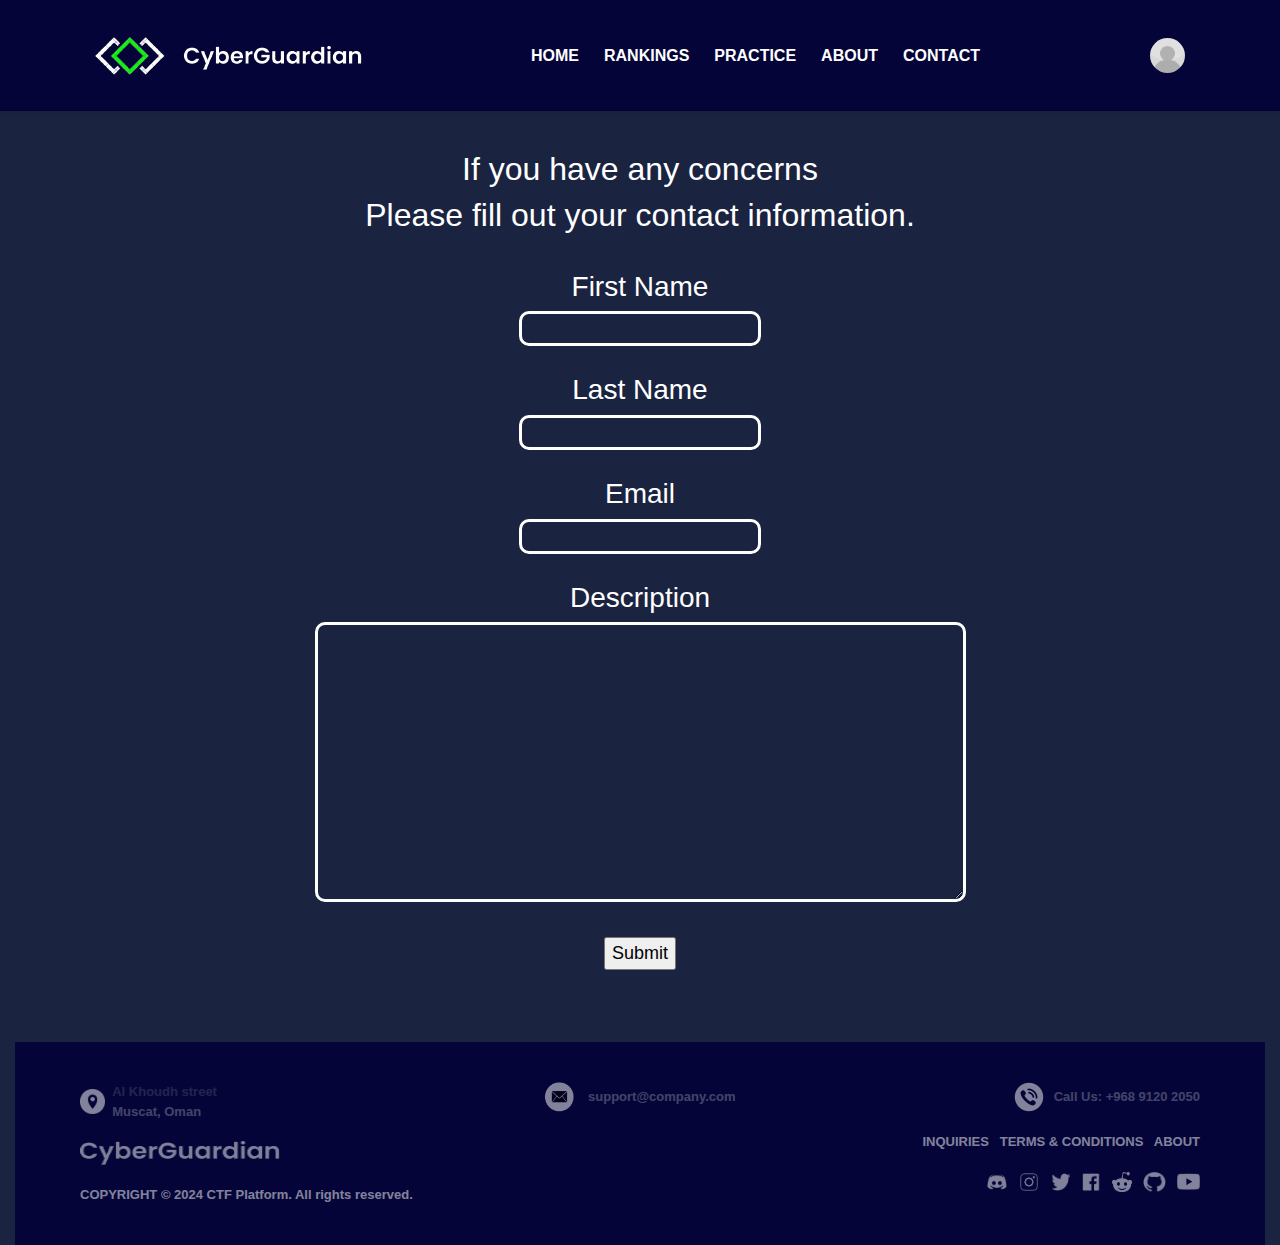
<file: HTML/Inquiries.html>
<!DOCTYPE html>
<html lang="en">
<head>
    <meta charset="UTF-8">
    <meta name="viewport" content="width=device-width, initial-scale=1.0">
    <title>CyberGuardian - Inquiries</title>
    <meta name="description" content="Have questions or concerns? Submit your inquiries here and we'll get back to you as soon as possible.">
    <link rel="stylesheet" href="../CSS/bootstrap.min.css">
    <link rel="stylesheet" href="../CSS/navbar.css">
    <link rel="stylesheet" href="../CSS/footer.css">
    <style>
        html {
            scroll-behavior: smooth;
        }
        body {
            background-color: #1a2340;
            font-family: Arial, sans-serif;
            color: #fff;
        }
        .reach-out {
            top: 50%;
            width: 100%;
            text-align: center;
            font-size: 18px;
        }
    </style>
</head>
<body>
  <nav class="navbar">
    <div class="container">
        <a href="./Home.html" class="logo"><img src="../img/logo1.png" alt="logo"></a>
        <ul class="nav-list">
            <li><a href="Home.html" >Home</a></li>
            <li><a href="Ranking.html">Rankings</a></li>
            <li><a href="Practice.html">Practice</a></li>
            <li><a href="About.html">About</a></li>
            <li><a href="#Contact">Contact</a></li>
          </ul>
        <div class="user-profile">
            <img src="../img/User.jpg" alt="User Avatar">
            <span class="username" id="name"></span>
            <div class="dropdown-menu">
                <a href="Profile.html">Profile</a>
                <a href="HelpCenter.html">Help Center</a>
                <div class="dropdown-divider"></div>
                <a href="../index.html">Logout</a>
            </div>
        </div>
    </div>
</nav>
<br><br><br><br>
    <div class="container-fluid">
        <div class="reach-out">
            <br><br> 
            <h2> If you have any concerns</h2>
            <h2>Please fill out your contact information.</h2>
          <br>
          <form action="">
            <h3>First Name</h3>
            <input type="text" style="background-color: #1a2340; color: white; border: 3px solid white; border-radius: 10px;" required>
            <br><br>
          <h3>Last Name</h3>
          <input type="text" style="background-color: #1a2340; color: white; border: 3px solid white; border-radius: 10px;" required>
          <br><br>
          <h3>Email</h3>
          <input type="email" id="email" name="email" style="background-color: #1a2340; color: white; border: 3px solid white; border-radius: 10px;" required>
          <br><br>
          <h3>Description</h3>
          <textarea name="questions" id="questions" cols="60" rows="10" style="background-color: #1a2340; color: white; border: 3px solid white; border-radius: 10px;"></textarea>
          <br><br>
          <input type="submit">
          </form>
          </div>
          <br><br><br>
          <footer>
            <div class="container">
                <div class="left">
                    <div class="address-container fade1" style="color: white; display: flex; align-items: center;">
                        <img src="../img/Pin.png" alt="Map" style="width: 25px; height: 25px;">
                        <div class="fade1" style="color: white;">
                            <a href="https://maps.app.goo.gl/WAUDGhhS96zq69Bx8" target="_blank" class="fade1" style="color: white;">
                                <strong>&nbsp;&nbsp;Al Khoudh street</strong>
                            </a>
                            <br>&nbsp;&nbsp;Muscat, Oman
                        </div>
                    </div>
                    <br>
                    <a href="#" class="fade1" style="color: white;">
                        <img src="../img/logo2.png" alt="Logo" style="width: 200px; height: 25px;">
                    </a>
                    <br><br>
                    <p style="opacity: 50%;">COPYRIGHT &copy; 2024 CTF Platform. All rights reserved.</p>
                </div>
                <div class="fade1" style="align-items: center; color: white;">
                    <img src="../img/Mail.png" alt="Email" style="width: 30px; height: 30px; margin-right: 10px;">
                    <a href="mailto:support@company.com" style="color: white;" class="fade1">
                        <div style="display: inline-block; vertical-align: middle;">support@company.com</div>
                    </a>
                </div>
                <div class="right">
                    <div class="phone-container fade1 rightimg" style="color: white; display: flex; align-items: center;">
                        <img src="../img/Phone.png" alt="Phone" style="width: 30px; height: 30px; margin-right: 10px;">
                        <a href="tel:+1234567890" style="color: white;" class="fade1">Call Us: +968 9120 2050</a>
                    </div>
                    <br>
                    <p>
                      <a href="../HTML/Inquiries.html" target="_blank" class="fade1" style="color: white;">INQUIRIES &nbsp;</a>
                      <a href="../HTML/T&C.html" target="_blank" class="fade1" style="color: white;">TERMS & CONDITIONS &nbsp;</a>
                      <a href="../HTML/About.html" target="_blank" class="fade1" style="color: white;">ABOUT</a>
                    </p>
                    <br>
                    <p>
                        <a href="https://discord.com/" target="_blank" title="Join our Discord Server!" class="white">
                            <img src="../img/Discord.png" alt="Discord Logo" class="fade1" style="width: 20px; height: 20px;">&nbsp;&nbsp;
                        </a>
                        <a href="https://www.instagram.com/" target="_blank" title="Follow us on Instagram!" class="white">
                            <img src="../img/Instagram.png" alt="Instagram Logo" class="fade1" style="width: 22px; height: 22px;">&nbsp;&nbsp;
                        </a>
                        <a href="https://twitter.com/" target="_blank" title="Follow us on Twitter!" class="white">
                            <img src="../img/Twitter.png" alt="Twitter Logo" class="fade1" style="width: 20px; height: 18px;">&nbsp;&nbsp;
                        </a>
                        <a href="https://facebook.com/" target="_blank" title="Check out our Facebook Page!" class="white">
                            <img src="../img/Facebook.png" alt="Facebook Logo" class="fade1" style="width: 20px; height: 20px;">&nbsp;&nbsp;
                        </a>
                        <a href="https://reddit.com/" target="_blank" title="Check out our Subreddit!" class="white">
                            <img src="../img/Reddit.png" alt="Reddit Logo" class="fade1" style="width: 20px; height: 20px;">&nbsp;&nbsp;
                        </a>
                        <a href="https://github.com/" target="_blank" title="Check out our Github profile!" class="white">
                            <img src="../img/Github.png" alt="Github Logo" class="fade1" style="width: 23px; height: 20px;">&nbsp;&nbsp;
                        </a>
                        <a href="https://youtube.com/" target="_blank" title="Subscribe to our YouTube channel!" class="white">
                            <img src="../img/Youtube.png" alt="Youtube Logo" class="fade1" style="width: 23px; height: 17px;">
                        </a>
                    </p>
                </div>
            </div>
        </footer>
        <script>
            var username = localStorage.getItem('username');
            document.getElementById('name').innerText = username;
        </script>
</body>
</html>
</file>
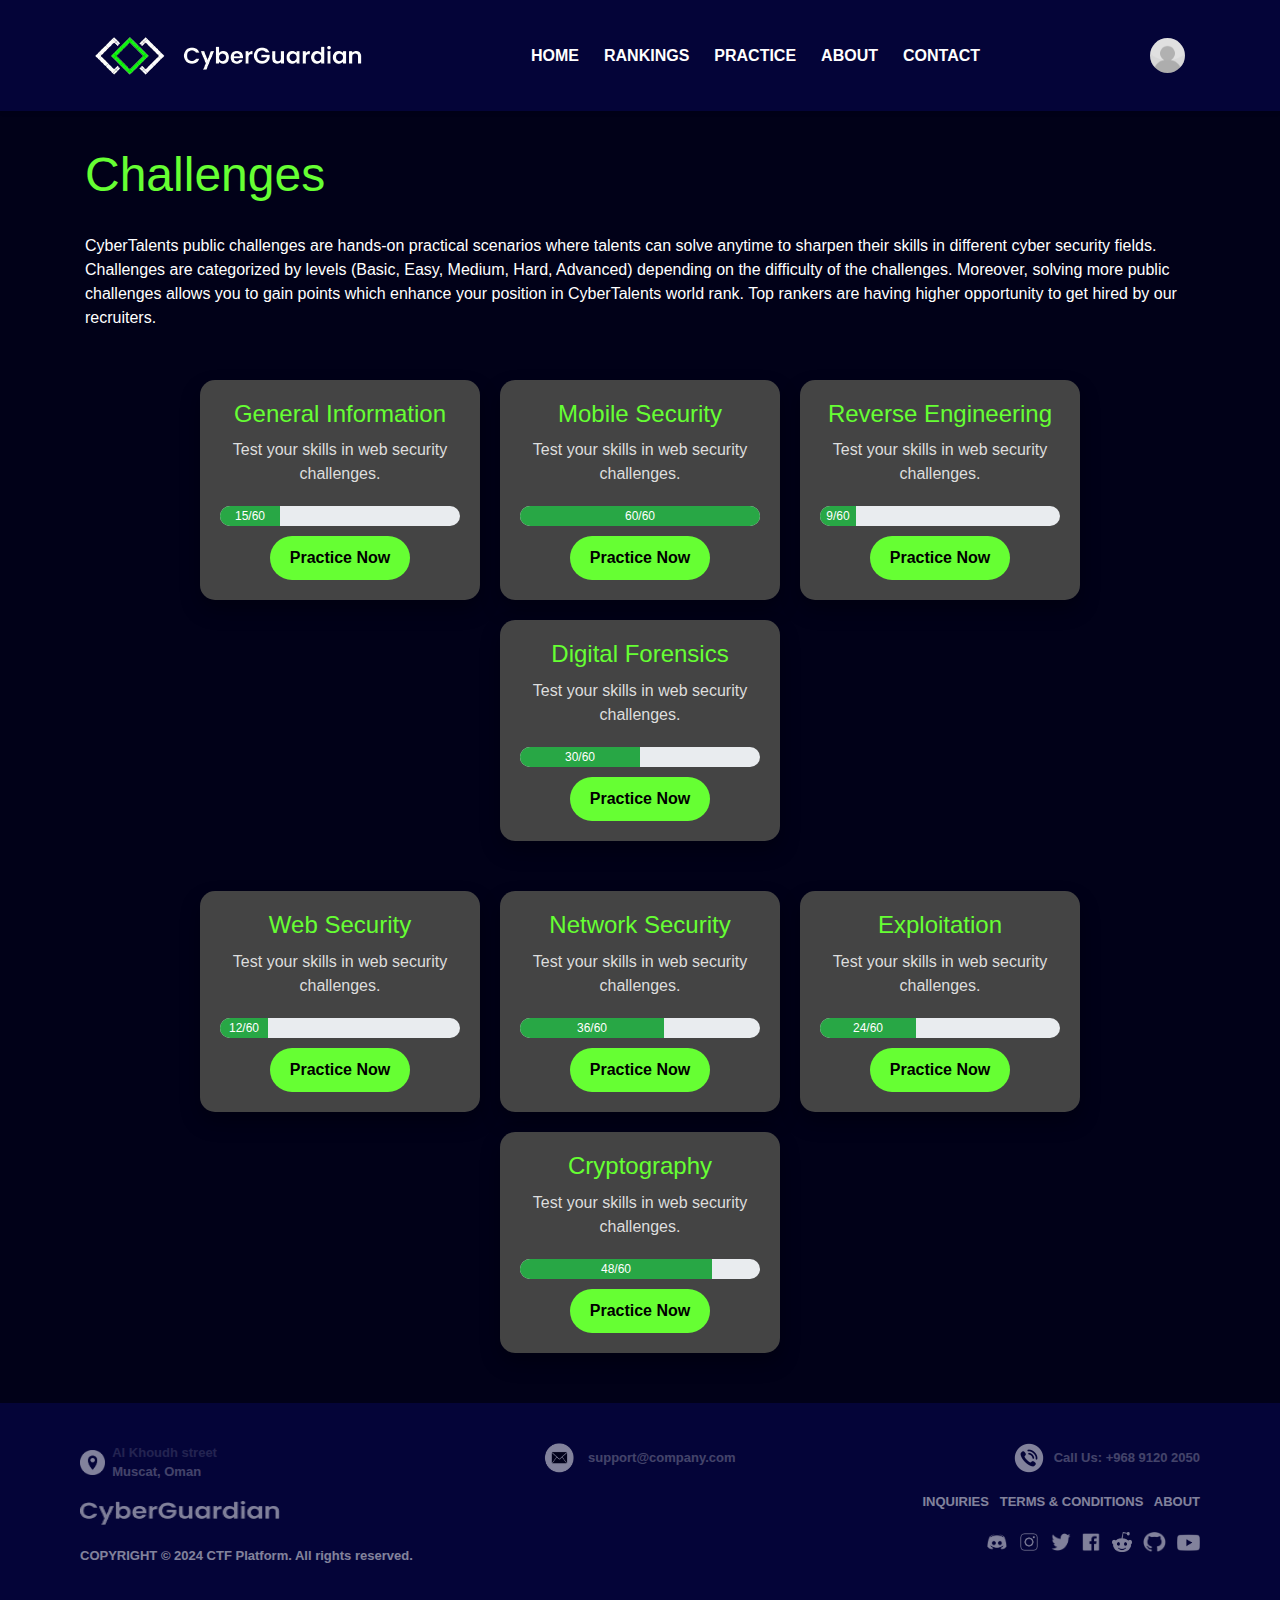
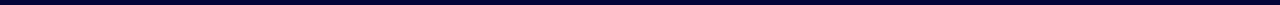
<file: HTML/Practice.html>
<!DOCTYPE html>
<html lang="en">
<head>
    <meta charset="UTF-8">
    <meta name="viewport" content="width=device-width, initial-scale=1.0">
    <title>CyberGuardian - Practice</title>
    <meta name="description" content="Hone your skills and improve your knowledge through practice. Practice makes perfect.">
    <link rel="stylesheet" href="../CSS/bootstrap.min.css">
    <link rel="stylesheet" href="../CSS/navbar.css">
    <link rel="stylesheet" href="../CSS/footer.css">
    <style>
        html {
            scroll-behavior: smooth;
        }

        body {
            font-family: Arial, sans-serif;
            background-color: #222;
            color: #fff;
            margin: 0;
            padding: 0;
        }

        .section-container {
            padding: 50px;
            background-color: #010118;
            text-align: left;
            color: #fff;
            position: relative;
            overflow: hidden;
        }

        .section-heading {
            font-size: 3rem;
            margin-bottom: 30px;
            animation: fadeInUp 1s forwards;
            color: #66FF33;
        }

        @keyframes fadeInUp {
            0% {
                opacity: 0;
                transform: translateY(-50px);
            }
            100% {
                opacity: 1;
                transform: translateY(0);
            }
        }

        .category-container {
            display: flex;
            flex-wrap: wrap;
            justify-content: center;
            gap: 20px;
            margin-top: 50px;
        }

        .category-box {
            background-color: #444;
            padding: 20px;
            border-radius: 15px;
            box-shadow: 0 10px 20px rgba(0, 0, 0, 0.3);
            transition: all 0.3s ease-in-out;
            text-align: center;
            width: 280px;
            position: relative;
            overflow: hidden;
        }

        .category-box::before {
            content: '';
            position: absolute;
            top: -2px;
            left: -2px;
            right: -2px;
            bottom: -2px;
            background: linear-gradient(45deg, #002fff, #020b55, #060486, #040686);
            z-index: -1;
            border-radius: 20px;
            opacity: 0;
            transition: opacity 0.3s ease-in-out;
        }

        .category-box:hover::before {
            opacity: 1;
        }

        .category-box:hover {
            transform: translateY(-5px);
            box-shadow: 0 20px 40px rgba(0, 0, 0, 0.5);
        }

        .category-title {
            font-size: 1.5rem;
            margin-bottom: 10px;
            color: #66FF33;
            position: relative;
            z-index: 1;
            transition: color 0.3s ease-in-out;
        }

        .category-box:hover .category-title {
            color: #fff;
        }

        .category-desc {
            color: #ddd;
            margin-bottom: 20px;
            font-size: 1rem;
        }

        .progress {
            height: 20px;
            border-radius: 10px;
            margin-bottom: 10px;
        }

        .practice-btn {
            display: inline-block;
            padding: 10px 20px;
            background-color: #66FF33;
            color: #000;
            border: none;
            border-radius: 25px;
            cursor: pointer;
            transition: background-color 0.3s ease-in-out;
            text-decoration: none;
            font-weight: bold;
        }

        .practice-btn:hover {
            background-color: #4CAF50;
        }
    </style>
</head>
<body>
    <nav class="navbar">
        <div class="container">
            <a href="./Home.html" class="logo"><img src="../img/logo1.png" alt="logo"></a>
            <ul class="nav-list">
                <li><a href="Home.html" >Home</a></li>
                <li><a href="Ranking.html">Rankings</a></li>
                <li><a href="Practice.html">Practice</a></li>
                <li><a href="About.html">About</a></li>
                <li><a href="#Contact">Contact</a></li>
            </ul>
            <div class="user-profile">
                <img src="../img/User.jpg" alt="User Avatar">
                <span class="username" id="name"></span>
                <div class="dropdown-menu">
                    <a href="Profile.html">Profile</a>
                    <a href="HelpCenter.html">Help Center</a>
                    <div class="dropdown-divider"></div>
                    <a href="../index.html">Logout</a>
                </div>
            </div>
        </div>
    </nav>
<br><br><br><br>
<section class="section-container">
    <div class="container">
        <h1 class="section-heading">Challenges</h1>
        <p class="section-text">
            CyberTalents public challenges are hands-on practical scenarios where talents can solve anytime to sharpen their skills in different cyber security fields. Challenges are categorized by levels (Basic, Easy, Medium, Hard, Advanced) depending on the difficulty of the challenges. Moreover, solving more public challenges allows you to gain points which enhance your position in CyberTalents world rank. Top rankers are having higher opportunity to get hired by our recruiters.
        </p>
    </div>
    <div class="container-fluid">
        <div class="category-container">
            <div class="category-box">
                <h3 class="category-title">General Information</h3>
                <p class="category-desc">Test your skills in web security challenges.</p>
                <div class="progress">
                    <div class="progress-bar bg-success" role="progressbar" style="width: 25%;" aria-valuenow="15" aria-valuemin="0" aria-valuemax="60">15/60</div>
                </div>
                <a href="Challenges.html" class="practice-btn">Practice Now</a>
            </div>
            <div class="category-box">
                <h3 class="category-title">Mobile Security</h3>
                <p class="category-desc">Test your skills in web security challenges.</p>
                <div class="progress">
                    <div class="progress-bar bg-success" role="progressbar" style="width: 100%;" aria-valuenow="60" aria-valuemin="0" aria-valuemax="60">60/60</div>
                </div>
                <a href="#" class="practice-btn">Practice Now</a>
            </div>
            <div class="category-box">
                <h3 class="category-title">Reverse Engineering</h3>
                <p class="category-desc">Test your skills in web security challenges.</p>
                <div class="progress">
                    <div class="progress-bar bg-success" role="progressbar" style="width: 15%;" aria-valuenow="6" aria-valuemin="0" aria-valuemax="60">9/60</div>
                </div>
                <a href="#" class="practice-btn">Practice Now</a>
            </div>
            <div class="category-box">
                <h3 class="category-title">Digital Forensics</h3>
                <p class="category-desc">Test your skills in web security challenges.</p>
                <div class="progress">
                    <div class="progress-bar bg-success" role="progressbar" style="width: 50%;" aria-valuenow="30" aria-valuemin="0" aria-valuemax="60">30/60</div>
                </div>
                <a href="#" class="practice-btn">Practice Now</a>
            </div>
        </div>
        <div class="container-fluid">
            <div class="category-container">
                <div class="category-box">
                    <h3 class="category-title">Web Security</h3>
                    <p class="category-desc">Test your skills in web security challenges.</p>
                    <div class="progress">
                        <div class="progress-bar bg-success" role="progressbar" style="width: 20%;" aria-valuenow="12" aria-valuemin="0" aria-valuemax="60">12/60</div>
                    </div>
                    <a href="#" class="practice-btn">Practice Now</a>
                </div>
                <div class="category-box">
                    <h3 class="category-title">Network Security</h3>
                    <p class="category-desc">Test your skills in web security challenges.</p>
                    <div class="progress">
                        <div class="progress-bar bg-success" role="progressbar" style="width: 60%;" aria-valuenow="36" aria-valuemin="0" aria-valuemax="60">36/60</div>
                    </div>
                    <a href="#" class="practice-btn">Practice Now</a>
                </div>
                <div class="category-box">
                    <h3 class="category-title">Exploitation</h3>
                    <p class="category-desc">Test your skills in web security challenges.</p>
                    <div class="progress">
                        <div class="progress-bar bg-success" role="progressbar" style="width: 40%;" aria-valuenow="24" aria-valuemin="0" aria-valuemax="60">24/60</div>
                    </div>
                    <a href="#" class="practice-btn">Practice Now</a>
                </div>
                <div class="category-box">
                    <h3 class="category-title">Cryptography</h3>
                    <p class="category-desc">Test your skills in web security challenges.</p>
                    <div class="progress">
                        <div class="progress-bar bg-success" role="progressbar" style="width: 80%;" aria-valuenow="48" aria-valuemin="0" aria-valuemax="60">48/60</div>
                    </div>
                    <a href="#" class="practice-btn">Practice Now</a>
                </div>
            </div>
    </div>
</section>
<footer>
    <div class="container">
        <div class="left">
            <div class="address-container fade1" style="color: white; display: flex; align-items: center;">
                <img src="../img/Pin.png" alt="Map" style="width: 25px; height: 25px;">
                <div class="fade1" style="color: white;">
                    <a href="https://maps.app.goo.gl/WAUDGhhS96zq69Bx8" target="_blank" class="fade1" style="color: white;">
                        <strong>&nbsp;&nbsp;Al Khoudh street</strong>
                    </a>
                    <br>&nbsp;&nbsp;Muscat, Oman
                </div>
            </div>
            <br>
            <a href="#" class="fade1" style="color: white;">
                <img src="../img/logo2.png" alt="Logo" style="width: 200px; height: 25px;">
            </a>
            <br><br>
            <p style="opacity: 50%;">COPYRIGHT &copy; 2024 CTF Platform. All rights reserved.</p>
        </div>
        <div class="fade1" style="align-items: center; color: white;">
            <img src="../img/Mail.png" alt="Email" style="width: 30px; height: 30px; margin-right: 10px;">
            <a href="mailto:support@company.com" style="color: white;" class="fade1">
                <div style="display: inline-block; vertical-align: middle;">support@company.com</div>
            </a>
        </div>
        <div class="right">
            <div class="phone-container fade1 rightimg" style="color: white; display: flex; align-items: center;">
                <img src="../img/Phone.png" alt="Phone" style="width: 30px; height: 30px; margin-right: 10px;">
                <a href="tel:+1234567890" style="color: white;" class="fade1">Call Us: +968 9120 2050</a>
            </div>
            <br>
            <p>
                <a href="../HTML/Inquiries.html" target="_blank" class="fade1" style="color: white;">INQUIRIES &nbsp;</a>
                <a href="../HTML/T&C.html" target="_blank" class="fade1" style="color: white;">TERMS & CONDITIONS &nbsp;</a>
                <a href="../HTML/About.html" target="_blank" class="fade1" style="color: white;">ABOUT</a>
            </p>
            <br>
            <p>
                <a href="https://discord.com/" target="_blank" title="Join our Discord Server!" class="white">
                    <img src="../img/Discord.png" alt="Discord Logo" class="fade1" style="width: 20px; height: 20px;">&nbsp;&nbsp;
                </a>
                <a href="https://www.instagram.com/" target="_blank" title="Follow us on Instagram!" class="white">
                    <img src="../img/Instagram.png" alt="Instagram Logo" class="fade1" style="width: 22px; height: 22px;">&nbsp;&nbsp;
                </a>
                <a href="https://twitter.com/" target="_blank" title="Follow us on Twitter!" class="white">
                    <img src="../img/Twitter.png" alt="Twitter Logo" class="fade1" style="width: 20px; height: 18px;">&nbsp;&nbsp;
                </a>
                <a href="https://facebook.com/" target="_blank" title="Check out our Facebook Page!" class="white">
                    <img src="../img/Facebook.png" alt="Facebook Logo" class="fade1" style="width: 20px; height: 20px;">&nbsp;&nbsp;
                </a>
                <a href="https://reddit.com/" target="_blank" title="Check out our Subreddit!" class="white">
                    <img src="../img/Reddit.png" alt="Reddit Logo" class="fade1" style="width: 20px; height: 20px;">&nbsp;&nbsp;
                </a>
                <a href="https://github.com/" target="_blank" title="Check out our Github profile!" class="white">
                    <img src="../img/Github.png" alt="Github Logo" class="fade1" style="width: 23px; height: 20px;">&nbsp;&nbsp;
                </a>
                <a href="https://youtube.com/" target="_blank" title="Subscribe to our YouTube channel!" class="white">
                    <img src="../img/Youtube.png" alt="Youtube Logo" class="fade1" style="width: 23px; height: 17px;">
                </a>
            </p>
        </div>
    </div>
</footer>
<script src="https://code.jquery.com/jquery-3.5.1.slim.min.js"></script>
<script src="https://cdn.jsdelivr.net/npm/@popperjs/core@2.5.3/dist/umd/popper.min.js"></script>
<script src="https://stackpath.bootstrapcdn.com/bootstrap/4.5.2/js/bootstrap.min.js"></script>
<script>
    var username = localStorage.getItem('username');
    document.getElementById('name').innerText = username;
</script>
</body>
</html>
</file>
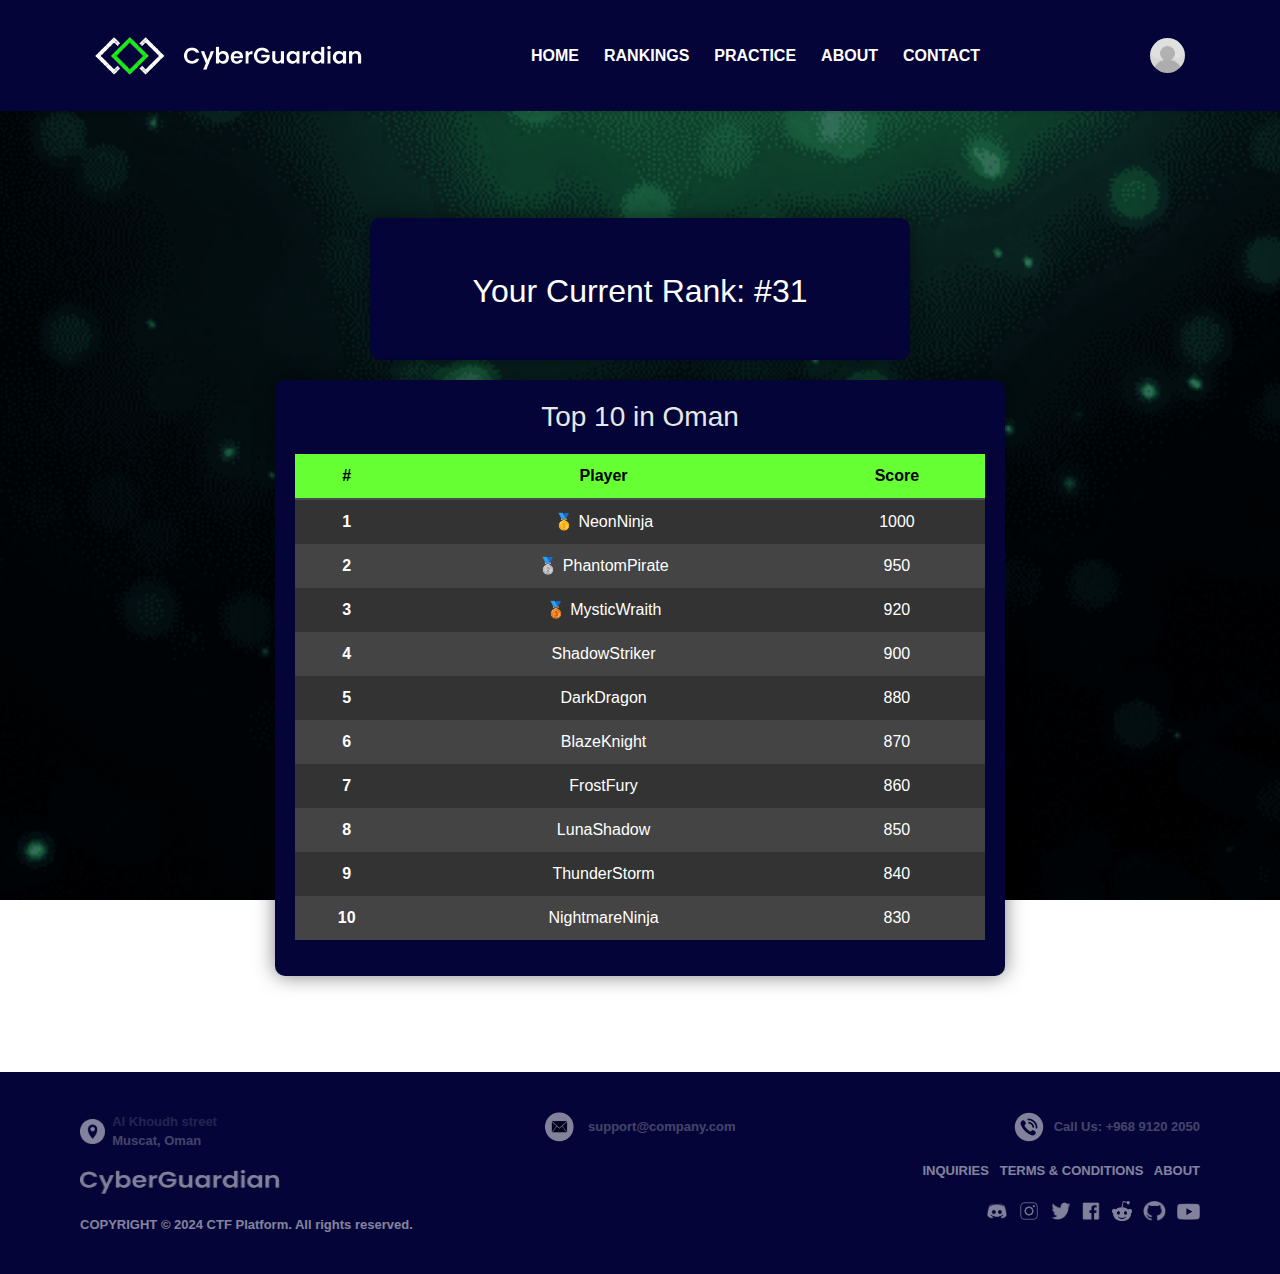
<file: HTML/Ranking.html>
<!DOCTYPE html>
<html lang="en">
<head>
    <meta charset="UTF-8">
    <meta name="viewport" content="width=device-width, initial-scale=1.0">
    <title>CyberGuardian - Ranking</title>
    <meta name="description" content="Track your progress and see where you stand among other users. Check your rankings here.">
    <link rel="stylesheet" href="../CSS/bootstrap.min.css">
    <link rel="stylesheet" href="../CSS/navbar.css" >
    <link rel="stylesheet" href="../CSS/sponsors.css">
    <link rel="stylesheet" href="../CSS/footer.css">
    <style>
        html {
            scroll-behavior: smooth;
        
        }
        body {
            font-family: 'Roboto', sans-serif;
            margin: 0;
            padding: 0;
            background-color: #1a2340;
            background: url('../img/Green-Particles-4K.gif') no-repeat center center fixed;
            background-size: cover;
            color: #fff;
        }

        body::before {
            content: "";
            position: absolute;
            top: 0;
            left: 0;
            width: 100%;
            height: 100%;
            background: rgba(0, 0, 0, 0.5);
            z-index: 0;
        }

        .rank-container {
            background-color: rgb(4, 4, 56);
            border-radius: 10px;
            padding: 30px;
            margin-top: 50px;
            box-shadow: 0px 0px 20px 0px rgba(0,0,0,0.5);
            display: flex;
            flex-direction: column;
            align-items: center;
        }

        .rank-container h2 {
            margin-bottom: 20px;
            color: #ffffff;
            text-align: center;
        }

        .view-rankings-btn {
            background-color: #66FF33;
            color: #000;
            border: none;
            padding: 10px 20px;
            font-size: 1rem;
            border-radius: 5px;
            cursor: pointer;
            transition: background-color 0.3s;
        }

        .view-rankings-btn:hover {
            background-color: #4CAF50;
        }

        .rankings-table {
            background-color: rgb(4, 4, 56);
            border-radius: 10px;
            padding: 20px;
            margin-top: 20px;
            box-shadow: 0px 0px 20px 0px rgba(0,0,0,0.5);
        }

        .rankings-table h3 {
            margin-bottom: 20px;
            color: #e6e9e5;
            text-align: center;
        }

        .rankings-table thead {
            background-color: #66FF33;
            color: #000;
        }

        .rankings-table th, .rankings-table td {
            border: none;
            padding: 10px;
            text-align: center;
        }

        .rankings-table tbody tr:nth-child(even) {
            background-color: #444;
        }

        .rankings-table tbody tr:nth-child(odd) {
            background-color: #333;
        }

        .rankings-table tbody tr:hover {
            background-color: #555;
        }
    </style>
</head>
<body>
    <nav class="navbar">
        <div class="container">
            <a href="./Home.html" class="logo"><img src="../img/logo1.png" alt="logo"></a>
            <ul class="nav-list">
                <li><a href="Home.html" >Home</a></li>
                <li><a href="Ranking.html">Rankings</a></li>
                <li><a href="Practice.html">Practice</a></li>
                <li><a href="About.html">About</a></li>
                <li><a href="#Contact">Contact</a></li>
            </ul>
            <div class="user-profile">
                <img src="../img/User.jpg" alt="User Avatar">
                <span class="username" id="name"></span>
                <div class="dropdown-menu">
                    <a href="Profile.html">Profile</a>
                    <a href="HelpCenter.html">Help Center</a>
                    <div class="dropdown-divider"></div>
                    <a href="../index.html">Logout</a>
                </div>
            </div>
        </div>
    </nav>
<br><br><br><br><br><br><br>
<div class="container">
    <div class="row" style="justify-content: center;">
        <div class="col-md-6">
            <div class="rank-container">
                <br>
                <h2>Your Current Rank: #31</h2>
            </div>
        </div>
    </div>
</div>
<div class="container">
    <div class="row justify-content-center">
        <div class="col-md-8">
            <div class="rankings-table">
                <h3>Top 10 in Oman</h3>
                <table class="table table-dark table-hover">
                    <thead>
                        <tr>
                            <th scope="col">#</th>
                            <th scope="col">Player</th>
                            <th scope="col">Score</th>
                        </tr>
                    </thead>
                    <tbody>
                        <tr>
                            <th scope="row">1</th>
                            <td>🥇 NeonNinja</td>
                            <td>1000</td>
                        </tr>
                        <tr>
                            <th scope="row">2</th>
                            <td>🥈 PhantomPirate</td>
                            <td>950</td>
                        </tr>
                        <tr>
                            <th scope="row">3</th>
                            <td>🥉 MysticWraith</td>
                            <td>920</td>
                        </tr>
                        <tr>
                            <th scope="row">4</th>
                            <td>ShadowStriker</td>
                            <td>900</td>
                        </tr>
                        <tr>
                            <th scope="row">5</th>
                            <td>DarkDragon</td>
                            <td>880</td>
                        </tr>
                        <tr>
                            <th scope="row">6</th>
                            <td>BlazeKnight</td>
                            <td>870</td>
                        </tr>
                        <tr>
                            <th scope="row">7</th>
                            <td>FrostFury</td>
                            <td>860</td>
                        </tr>
                        <tr>
                            <th scope="row">8</th>
                            <td>LunaShadow</td>
                            <td>850</td>
                        </tr>
                        <tr>
                            <th scope="row">9</th>
                            <td>ThunderStorm</td>
                            <td>840</td>
                        </tr>
                        <tr>
                            <th scope="row">10</th>
                            <td>NightmareNinja</td>
                            <td>830</td>
                        </tr>
                    </tbody>
                </table>
            </div>
        </div>
    </div>
</div>
<br><br><br><br>
<footer>
    <div class="container">
        <div class="left">
            <div class="address-container fade1" style="color: white; display: flex; align-items: center;">
                <img src="../img/Pin.png" alt="Map" style="width: 25px; height: 25px;">
                <div class="fade1" style="color: white;">
                    <a href="https://maps.app.goo.gl/WAUDGhhS96zq69Bx8" target="_blank" class="fade1" style="color: white;">
                        <strong>&nbsp;&nbsp;Al Khoudh street</strong>
                    </a>
                    <br>&nbsp;&nbsp;Muscat, Oman
                </div>
            </div>
            <br>
            <a href="#" class="fade1" style="color: white;">
                <img src="../img/logo2.png" alt="Logo" style="width: 200px; height: 25px;">
            </a>
            <br><br>
            <p style="opacity: 50%;">COPYRIGHT &copy; 2024 CTF Platform. All rights reserved.</p>
        </div>
        <div class="fade1" style="align-items: center; color: white;">
            <img src="../img/Mail.png" alt="Email" style="width: 30px; height: 30px; margin-right: 10px;">
            <a href="mailto:support@company.com" style="color: white;" class="fade1">
                <div style="display: inline-block; vertical-align: middle;">support@company.com</div>
            </a>
        </div>
        <div class="right">
            <div class="phone-container fade1 rightimg" style="color: white; display: flex; align-items: center;">
                <img src="../img/Phone.png" alt="Phone" style="width: 30px; height: 30px; margin-right: 10px;">
                <a href="tel:+1234567890" style="color: white;" class="fade1">Call Us: +968 9120 2050</a>
            </div>
            <br>
            <p>
                <a href="../HTML/Inquiries.html" target="_blank" class="fade1" style="color: white;">INQUIRIES &nbsp;</a>
                <a href="../HTML/T&C.html" target="_blank" class="fade1" style="color: white;">TERMS & CONDITIONS &nbsp;</a>
                <a href="../HTML/About.html" target="_blank" class="fade1" style="color: white;">ABOUT</a>
            </p>
            <br>
            <p>
                <a href="https://discord.com/" target="_blank" title="Join our Discord Server!" class="white">
                    <img src="../img/Discord.png" alt="Discord Logo" class="fade1" style="width: 20px; height: 20px;">&nbsp;&nbsp;
                </a>
                <a href="https://www.instagram.com/" target="_blank" title="Follow us on Instagram!" class="white">
                    <img src="../img/Instagram.png" alt="Instagram Logo" class="fade1" style="width: 22px; height: 22px;">&nbsp;&nbsp;
                </a>
                <a href="https://twitter.com/" target="_blank" title="Follow us on Twitter!" class="white">
                    <img src="../img/Twitter.png" alt="Twitter Logo" class="fade1" style="width: 20px; height: 18px;">&nbsp;&nbsp;
                </a>
                <a href="https://facebook.com/" target="_blank" title="Check out our Facebook Page!" class="white">
                    <img src="../img/Facebook.png" alt="Facebook Logo" class="fade1" style="width: 20px; height: 20px;">&nbsp;&nbsp;
                </a>
                <a href="https://reddit.com/" target="_blank" title="Check out our Subreddit!" class="white">
                    <img src="../img/Reddit.png" alt="Reddit Logo" class="fade1" style="width: 20px; height: 20px;">&nbsp;&nbsp;
                </a>
                <a href="https://github.com/" target="_blank" title="Check out our Github profile!" class="white">
                    <img src="../img/Github.png" alt="Github Logo" class="fade1" style="width: 23px; height: 20px;">&nbsp;&nbsp;
                </a>
                <a href="https://youtube.com/" target="_blank" title="Subscribe to our YouTube channel!" class="white">
                    <img src="../img/Youtube.png" alt="Youtube Logo" class="fade1" style="width: 23px; height: 17px;">
                </a>
            </p>
        </div>
    </div>
</footer>
<script>
    var username = localStorage.getItem('username');
    document.getElementById('name').innerText = username;
</script>
</body>
</html>
</file>
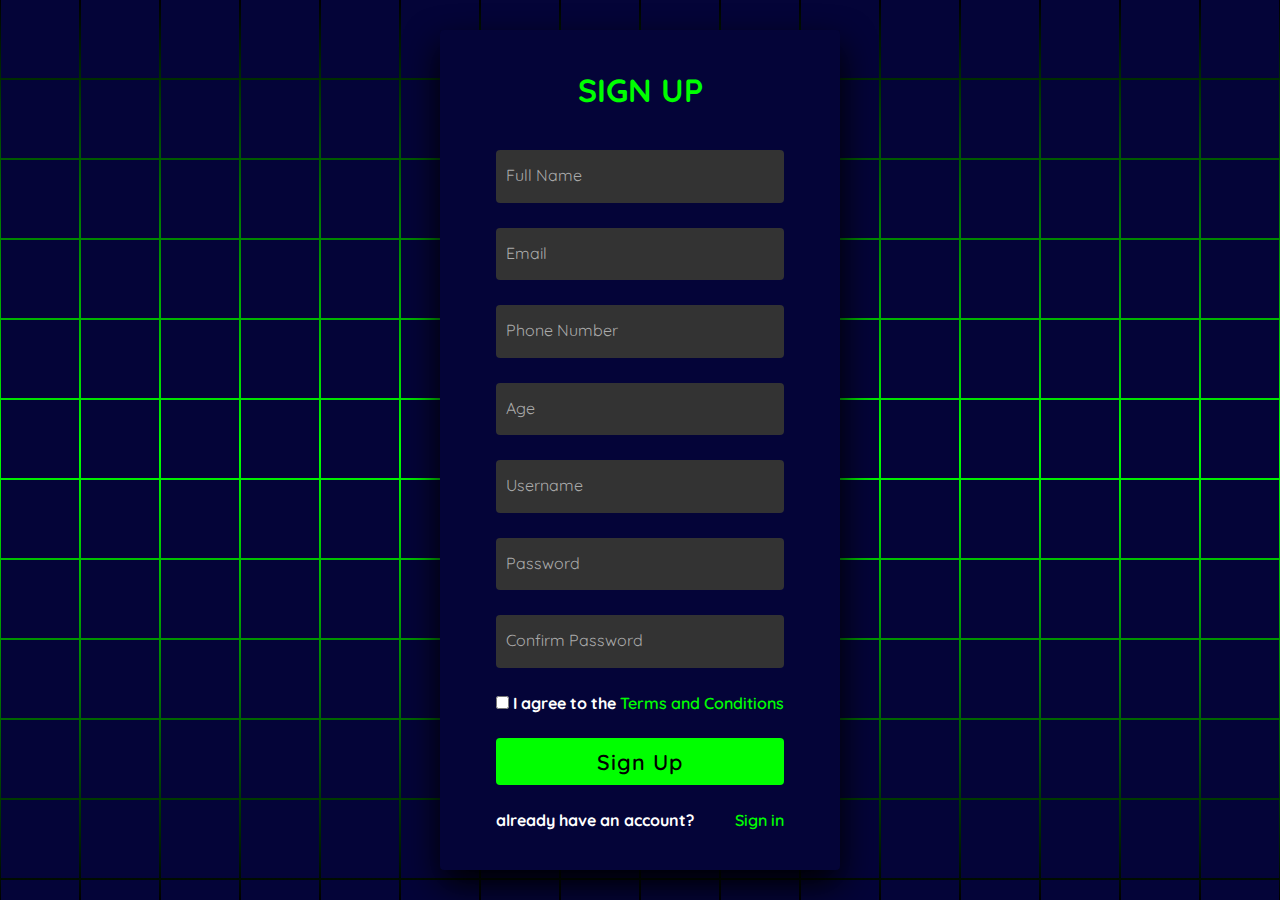
<file: HTML/SignUp.html>
<!doctype html>
<html lang="en"> 
<head> 
    <meta charset="UTF-8">
    <meta name="viewport" content="width=device-width, initial-scale=1.0">
    <title>CyberGuardian - Sign Up</title>
    <meta name="description" content="Sign up now and become part of our community. Start your journey with us today.">
    <link rel="stylesheet" href="../CSS/style.css"> 
    <link rel="stylesheet" href="../CSS/mash.css">
</head>
<body>
  <section>
    <span></span> <span></span> <span></span> <span></span> <span></span> <span></span> <span></span> <span></span> <span></span> <span></span> <span></span> <span></span> <span></span> <span></span> <span></span> <span></span> <span></span> <span></span> <span></span> <span></span> <span></span> <span></span> <span></span> <span></span> <span></span> <span></span> <span></span> <span></span> <span></span> <span></span> <span></span> <span></span> <span></span> <span></span> <span></span> <span></span> <span></span> <span></span> <span></span> <span></span> <span></span> <span></span> <span></span> <span></span> <span></span> <span></span> <span></span> <span></span> <span></span> <span></span> <span></span> <span></span> <span></span> <span></span> <span></span> <span></span> <span></span> <span></span> <span></span> <span></span> <span></span> <span></span> <span></span> <span></span> <span></span> <span></span> <span></span> <span></span> <span></span> <span></span> <span></span> <span></span> <span></span> <span></span> <span></span> <span></span> <span></span> <span></span> <span></span> <span></span> <span></span> <span></span> <span></span> <span></span> <span></span> <span></span> <span></span> <span></span> <span></span> <span></span> <span></span> <span></span> <span></span> <span></span> <span></span> <span></span> <span></span> <span></span> <span></span> <span></span> <span></span> <span></span> <span></span> <span></span> <span></span> <span></span> <span></span> <span></span> <span></span> <span></span> <span></span> <span></span> <span></span> <span></span> <span></span> <span></span> <span></span> <span></span> <span></span> <span></span> <span></span> <span></span> <span></span> <span></span> <span></span> <span></span> <span></span> <span></span> <span></span> <span></span> <span></span> <span></span> <span></span> <span></span> <span></span> <span></span> <span></span> <span></span> <span></span> <span></span> <span></span> <span></span> <span></span> <span></span> <span></span> <span></span> <span></span> <span></span> <span></span> <span></span> <span></span> <span></span> <span></span> <span></span> <span></span> <span></span> <span></span> <span></span> <span></span> <span></span> <span></span> <span></span> <span></span> <span></span> <span></span> <span></span> <span></span> <span></span> <span></span> <span></span> <span></span> <span></span> <span></span> <span></span> <span></span> <span></span> <span></span> <span></span> <span></span> <span></span> <span></span> <span></span> <span></span> <span></span> <span></span> <span></span> <span></span> <span></span> <span></span> <span></span> <span></span> <span></span> <span></span> <span></span> <span></span> <span></span> <span></span> <span></span> <span></span> <span></span> <span></span> <span></span> <span></span> <span></span> <span></span> <span></span> <span></span> <span></span> <span></span> <span></span> <span></span> <span></span> <span></span> <span></span> <span></span> <span></span> <span></span> <span></span> <span></span> <span></span> <span></span> <span></span> <span></span> <span></span> <span></span> <span></span> <span></span> <span></span> <span></span> <span></span> <span></span> <span></span> <span></span> <span></span> <span></span> <span></span> <span></span> <span></span> <span></span> <span></span> <span></span> <span></span> <span></span> <span></span> <span></span> <span></span> <span></span> <span></span> <span></span> <span></span> <span></span> <span></span> <span></span> <span></span> <span></span> <span></span> <span></span> <span></span> <span></span> <span></span>
    <div class="signin">
      <form id="signupForm">
      <div class="content">
          <h2>Sign Up</h2>
          <div class="form" id="signinForm">
              <div class="inputBox">
                  <input type="text" required id="fullName"> <i>Full Name</i>
              </div>
              <div class="inputBox">
                  <input type="email" required id="email"> <i>Email</i>
              </div>
              <div class="inputBox">
                <input type="tel" required id="tel"> <i>Phone Number</i>
            </div>
            <div class="inputBox">
                <input type="number" required id="age" min="16" max="100"> <i>Age</i>
            </div>            
              <div class="inputBox">
                  <input type="text" required id="username"> <i>Username</i>
              </div>
              <div class="inputBox">
                  <input type="password" required id="password"> <i>Password</i>
              </div>
              <div class="inputBox">
                  <input type="password" required id="confirmPassword"> <i>Confirm Password</i>
              </div>
              <label>
                  <input type="checkbox" name="T&C" required><b style="color: white"> I agree to the</b><a href="T&C.html" style="color: #0f0; font-weight: 600; text-decoration: none;"> Terms and Conditions</a>
              </label>
              <div class="inputBox">
                  <input type="submit" value="Sign Up" id="myButton" onclick="SignUp(); signIn()">
              </div>
              <div class="links">
                  <p><b style="color: white">already have an account? </b></p> <a href="../index.html">Sign in</a>
              </div>
          </div>
      </div>
    </form>
  </div>
  </section> 
  <script src="https://code.jquery.com/jquery-3.5.1.slim.min.js"></script>
  <script src="https://cdn.jsdelivr.net/npm/@popperjs/core@2.5.3/dist/umd/popper.min.js"></script>
  <script src="https://stackpath.bootstrapcdn.com/bootstrap/4.5.2/js/bootstrap.min.js"></script>
  <script>
    document.getElementById('signupForm').addEventListener('submit', function(event) {
        event.preventDefault();
        var fullName = document.getElementById('fullName').value;
        var email = document.getElementById('email').value;
        var username = document.getElementById('username').value;
        var password = document.getElementById('password').value;
        var confirmPassword = document.getElementById('confirmPassword').value;
        var isValid = true;
        if (!fullName || !email || !username || !password || !confirmPassword) {
            isValid = false;
        }

        if (isValid) {
           signIn();  
        } 
    })
    function signIn() {
                    var username = document.getElementById('username').value;
                    localStorage.setItem('username', username);
                    window.location.href = "terminal2.html";}
</script>
<script>
    document.addEventListener('DOMContentLoaded', function() {
        var button = document.getElementById('myButton');
            document.addEventListener('keydown', function(event) {
            if (event.keyCode === 13) {
                button.click();
            }
        });
    });
    </script>
</body>
</html>
</file>
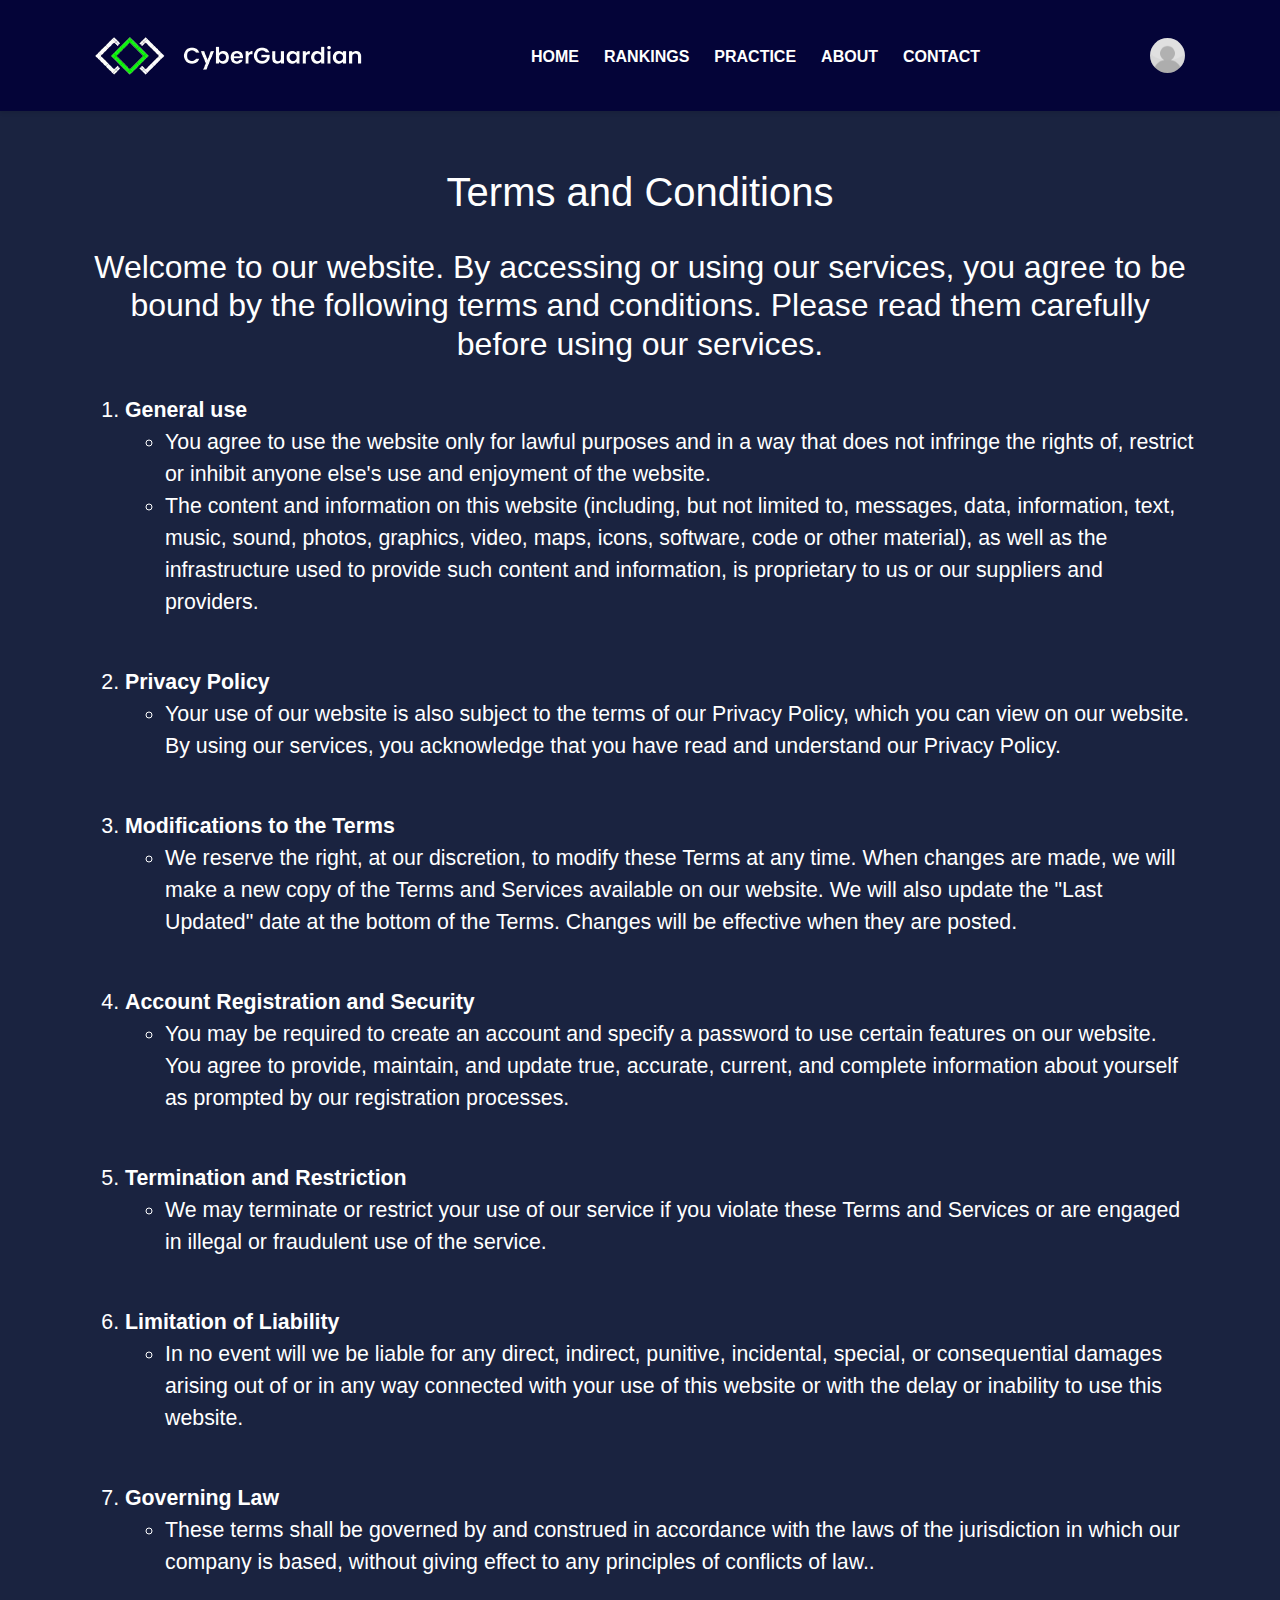
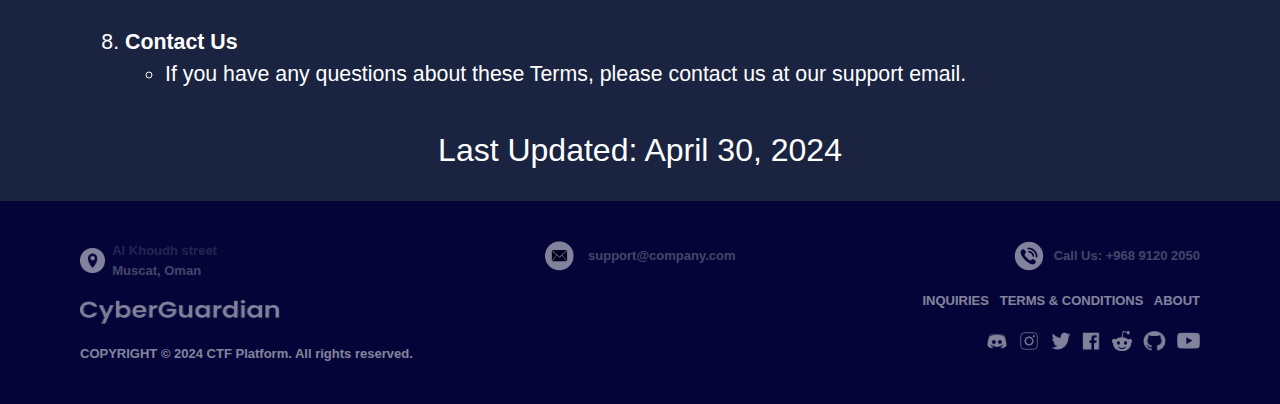
<file: HTML/T&C.html>
<!DOCTYPE html>
<html lang="en">
<head>
    <meta charset="UTF-8">
    <meta name="viewport" content="width=device-width, initial-scale=1.0">
    <title>CyberGuardian - Terms & Conditions</title>
    <meta name="description" content="Read the comprehensive Terms and Conditions of CyberGuardian. Understand your rights, responsibilities, and limitations as a user. Find detailed information on usage policies, account management, privacy, and service terms. Essential reading for all users to ensure a safe and compliant experience.">
    <link rel="stylesheet" href="https://cdn.jsdelivr.net/npm/bootstrap@4.4.1/dist/css/bootstrap.min.css" integrity="sha384-Vkoo8x4CGsO3+Hhxv8T/Q5PaXtkKtu6ug5TOeNV6gBiFeWPGFN9MuhOf23Q9Ifjh" crossorigin="anonymous">
    <link rel="stylesheet" href="../CSS/bootstrap.min.css">
    <link rel="stylesheet" href="../CSS/navbar.css">
    <link rel="stylesheet" href="../CSS/footer.css">
    <style>
        html {
            scroll-behavior: smooth;
        }

        body {
            background-color: #1a2340;
            font-family: Arial, sans-serif;
            color: #fff;
            margin: 0;
            padding: 0;
        }

        li {
            font-size: 16pt;
        }
    </style>
</head>
<body>
    <nav class="navbar">
        <div class="container">
            <a href="./Home.html" class="logo"><img src="../img/logo1.png" alt="logo"></a>
            <ul class="nav-list">
                <li><a href="Home.html" >Home</a></li>
                <li><a href="Ranking.html">Rankings</a></li>
                <li><a href="Practice.html">Practice</a></li>
                <li><a href="About.html">About</a></li>
                <li><a href="#Contact">Contact</a></li>
            </ul>
            <div class="user-profile">
                <img src="../img/User.jpg" alt="User Avatar">
                <span class="username" id="name"></span>
                <div class="dropdown-menu">
                    <a href="Profile.html">Profile</a>
                    <a href="HelpCenter.html">Help Center</a>
                    <div class="dropdown-divider"></div>
                    <a href="../index.html">Logout</a>
                </div>
            </div>
        </div>
    </nav>
    <div class="container">
        <br><br><br><br><br><br><br>
<h1 style="text-align: center;">Terms and Conditions</h1>
<br>
<h2 style="text-align: center;">Welcome to our website. By accessing or using our services, you agree to be bound by the following terms and conditions. Please read them carefully before using our services.</h2>
<br>
<ol>
    <li>
        <b>General use</b>
        <ul>
            <li>You agree to use the website only for lawful purposes and in a way that does not infringe the rights of, restrict or inhibit anyone else's use and enjoyment of the website.</li>
            <li>The content and information on this website (including, but not limited to, messages, data, information, text, music, sound, photos, graphics, video, maps, icons, software, code or other material), as well as the infrastructure used to provide such content and information, is proprietary to us or our suppliers and providers.</li>
        </ul>
    </li>
    <br><br>
    <li>
        <b>Privacy Policy</b>
        <ul><li>Your use of our website is also subject to the terms of our Privacy Policy, which you can view on our website. By using our services, you acknowledge that you have read and understand our Privacy Policy.</li></ul>
    </li>
    <br><br>

    <li>
        <b>Modifications to the Terms</b>
        <ul><li>We reserve the right, at our discretion, to modify these Terms at any time. When changes are made, we will make a new copy of the Terms and Services available on our website. We will also update the "Last Updated" date at the bottom of the Terms. Changes will be effective when they are posted.</li></ul>
    </li>
    <br><br>

    <li>
        <b>Account Registration and Security</b>
        <ul><li>You may be required to create an account and specify a password to use certain features on our website. You agree to provide, maintain, and update true, accurate, current, and complete information about yourself as prompted by our registration processes.</li></ul>
    </li>
    <br><br>

    <li>
        <b>Termination and Restriction</b>
        <ul><li>We may terminate or restrict your use of our service if you violate these Terms and Services or are engaged in illegal or fraudulent use of the service.</li></ul>
    </li>
    <br><br>

    <li>
        <b>Limitation of Liability</b>
        <ul><li>In no event will we be liable for any direct, indirect, punitive, incidental, special, or consequential damages arising out of or in any way connected with your use of this website or with the delay or inability to use this website.</li></ul>
    </li>
    <br><br>

    <li>
        <b>Governing Law</b>
        <ul><li>These terms shall be governed by and construed in accordance with the laws of the jurisdiction in which our company is based, without giving effect to any principles of conflicts of law..</li></ul>
    </li>
    <br><br>

    <li>
        <b>Contact Us</b>
        <ul><li>If you have any questions about these Terms, please contact us at our support email.</li></ul>
    </li>
</ol>
<br>
<h2 style="text-align: center;">Last Updated: April 30, 2024</h2>
</div>
<br>
<footer>
    <div class="container">
        <div class="left">
            <div class="address-container fade1" style="color: white; display: flex; align-items: center;">
                <img src="../img/Pin.png" alt="Map" style="width: 25px; height: 25px;">
                <div class="fade1" style="color: white;">
                    <a href="https://maps.app.goo.gl/WAUDGhhS96zq69Bx8" target="_blank" class="fade1" style="color: white;">
                        <strong>&nbsp;&nbsp;Al Khoudh street</strong>
                    </a>
                    <br>&nbsp;&nbsp;Muscat, Oman
                </div>
            </div>
            <br>
            <a href="#" class="fade1" style="color: white;">
                <img src="../img/logo2.png" alt="Logo" style="width: 200px; height: 25px;">
            </a>
            <br><br>
            <p style="opacity: 50%;">COPYRIGHT &copy; 2024 CTF Platform. All rights reserved.</p>
        </div>
        <div class="fade1" style="align-items: center; color: white;">
            <img src="../img/Mail.png" alt="Email" style="width: 30px; height: 30px; margin-right: 10px;">
            <a href="mailto:support@company.com" style="color: white;" class="fade1">
                <div style="display: inline-block; vertical-align: middle;">support@company.com</div>
            </a>
        </div>
        <div class="right">
            <div class="phone-container fade1 rightimg" style="color: white; display: flex; align-items: center;">
                <img src="../img/Phone.png" alt="Phone" style="width: 30px; height: 30px; margin-right: 10px;">
                <a href="tel:+1234567890" style="color: white;" class="fade1">Call Us: +968 9120 2050</a>
            </div>
            <br>
            <p>
                <a href="../HTML/Inquiries.html" target="_blank" class="fade1" style="color: white;">INQUIRIES &nbsp;</a>
                <a href="../HTML/T&C.html" target="_blank" class="fade1" style="color: white;">TERMS & CONDITIONS &nbsp;</a>
                <a href="../HTML/About.html" target="_blank" class="fade1" style="color: white;">ABOUT</a>
            </p>
            <br>
            <p>
                <a href="https://discord.com/" target="_blank" title="Join our Discord Server!" class="white">
                    <img src="../img/Discord.png" alt="Discord Logo" class="fade1" style="width: 20px; height: 20px;">&nbsp;&nbsp;
                </a>
                <a href="https://www.instagram.com/" target="_blank" title="Follow us on Instagram!" class="white">
                    <img src="../img/Instagram.png" alt="Instagram Logo" class="fade1" style="width: 22px; height: 22px;">&nbsp;&nbsp;
                </a>
                <a href="https://twitter.com/" target="_blank" title="Follow us on Twitter!" class="white">
                    <img src="../img/Twitter.png" alt="Twitter Logo" class="fade1" style="width: 20px; height: 18px;">&nbsp;&nbsp;
                </a>
                <a href="https://facebook.com/" target="_blank" title="Check out our Facebook Page!" class="white">
                    <img src="../img/Facebook.png" alt="Facebook Logo" class="fade1" style="width: 20px; height: 20px;">&nbsp;&nbsp;
                </a>
                <a href="https://reddit.com/" target="_blank" title="Check out our Subreddit!" class="white">
                    <img src="../img/Reddit.png" alt="Reddit Logo" class="fade1" style="width: 20px; height: 20px;">&nbsp;&nbsp;
                </a>
                <a href="https://github.com/" target="_blank" title="Check out our Github profile!" class="white">
                    <img src="../img/Github.png" alt="Github Logo" class="fade1" style="width: 23px; height: 20px;">&nbsp;&nbsp;
                </a>
                <a href="https://youtube.com/" target="_blank" title="Subscribe to our YouTube channel!" class="white">
                    <img src="../img/Youtube.png" alt="Youtube Logo" class="fade1" style="width: 23px; height: 17px;">
                </a>
            </p>
        </div>
    </div>
</footer>
<script>
    var username = localStorage.getItem('username');
    document.getElementById('name').innerText = username;
</script>
</body>
</html>
</file>
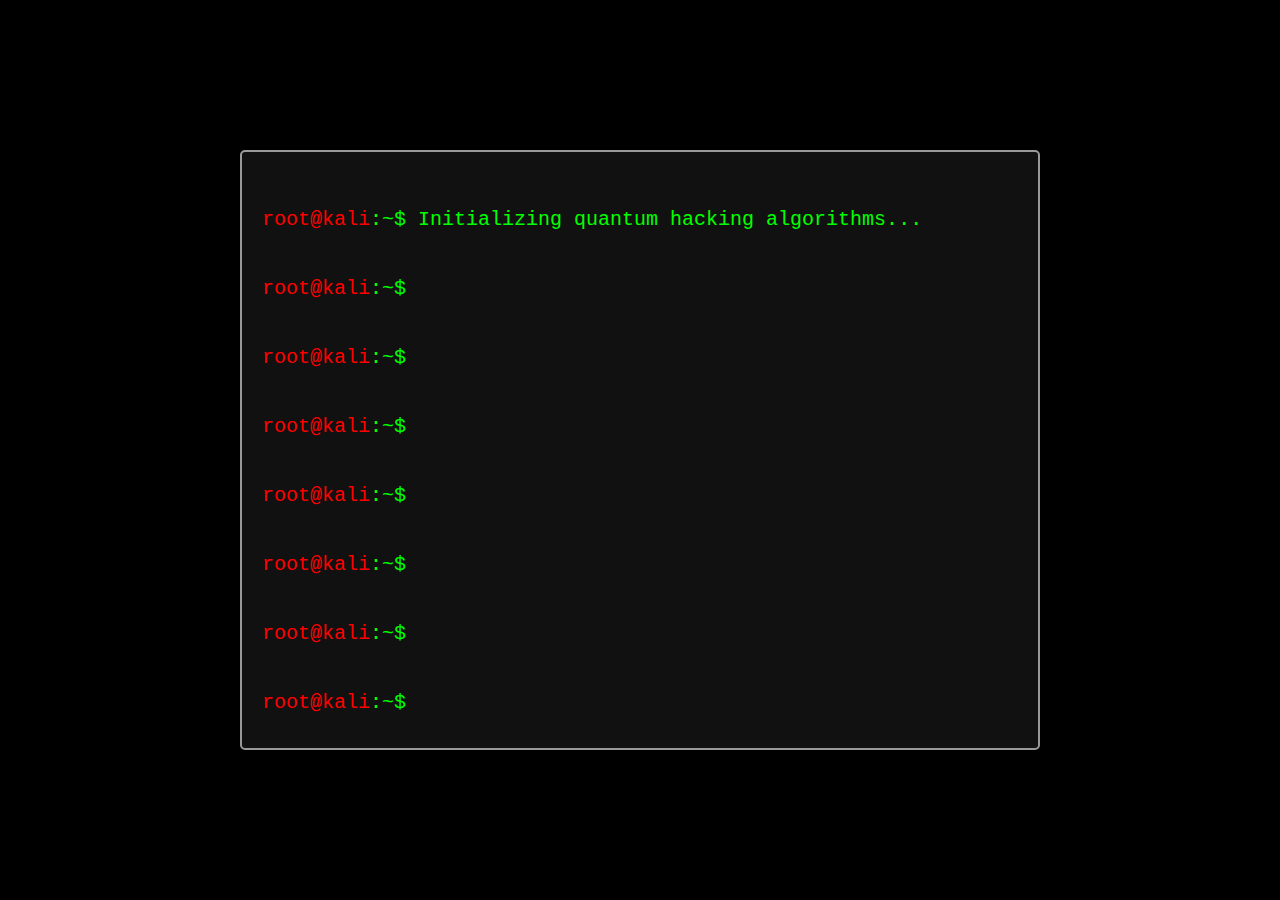
<file: HTML/Terminal.html>
<!DOCTYPE html>
<html lang="en">
<head>
    <meta charset="UTF-8">
    <meta name="viewport" content="width=device-width, initial-scale=1.0">
    <title>Loading...</title>
    <meta name="description" content="Enter Terminal 1 to access the command line interface. Execute commands and perform tasks efficiently.">
    <style>
        body {
            font-family: 'Courier New', Courier, monospace;
            background-color: #000;
            color: #0f0;
            padding: 0;
            margin: 0;
            display: flex;
            align-items: center;
            justify-content: center;
            height: 100vh;
            overflow: hidden;
        }

        .terminal {
            border: 2px solid #999;
            background-color: #111;
            border-radius: 5px;
            padding: 20px;
            width: 80%;
            max-width: 800px;
            height: 80%;
            max-height: 600px;
            box-sizing: border-box;
            white-space: pre-wrap;
            position: absolute;
            top: 50%;
            left: 50%;
            transform: translate(-50%, -50%);
            z-index: 999;
            animation: fade-in 2s forwards;
            overflow: hidden;
        }

        @keyframes fade-in {
            from { opacity: 0; }
            to { opacity: 1; }
        }

        .message {
            font-size: 20px;
            color: #0f0;
            margin-bottom: 10px;
            overflow: hidden;
            white-space: nowrap;
        }

        .main-content {
            display: none;
            animation: fade-in 2s forwards;
            text-align: center;
        }

        h1 {
            color: #0f0;
            margin-bottom: 20px;
        }

        p {
            color: #0f0;
            font-size: 18px;
        }

        .press-any-key {
            font-size: 20px;
            color: #0f0;
            display: none;
        }

        .cursor {
            display: inline-block;
            width: 10px;
            height: 20px;
            background-color: #0f0;
            animation: cursor-blink 1s infinite;
        }
        
        @keyframes cursor-blink {
            0%, 100% { opacity: 1; }
            50% { opacity: 0; }
        }
    </style>
</head>
<body>
    <div class="terminal">
        <div class="message" id="line1"><span style="color: #f00;">root@kali</span>:~$ <span id="sentence1"></span></div>
        <div class="message" id="line2"><span style="color: #f00;">root@kali</span>:~$ <span id="sentence2"></span></div>
        <div class="message" id="line3"><span style="color: #f00;">root@kali</span>:~$ <span id="sentence3"></span></div>
        <div class="message" id="line4"><span style="color: #f00;">root@kali</span>:~$ <span id="sentence4"></span></div>
        <div class="message" id="line5"><span style="color: #f00;">root@kali</span>:~$ <span id="sentence5"></span></div>
        <div class="message" id="line6"><span style="color: #f00;">root@kali</span>:~$ <span id="sentence6"></span></div>
        <div class="message" id="line7"><span style="color: #f00;">root@kali</span>:~$ <span id="sentence7"></span></div>
        <div class="message" id="line8"><span style="color: #f00;">root@kali</span>:~$ <span id="sentence8"></span></div>
        <div class="message" id="pressAnyKey" class="press-any-key">Press any key to continue...<span class="cursor"></span></div>
    </div>
<script src="/JS/Terminal.js"></script>
</body>
</html>
</file>
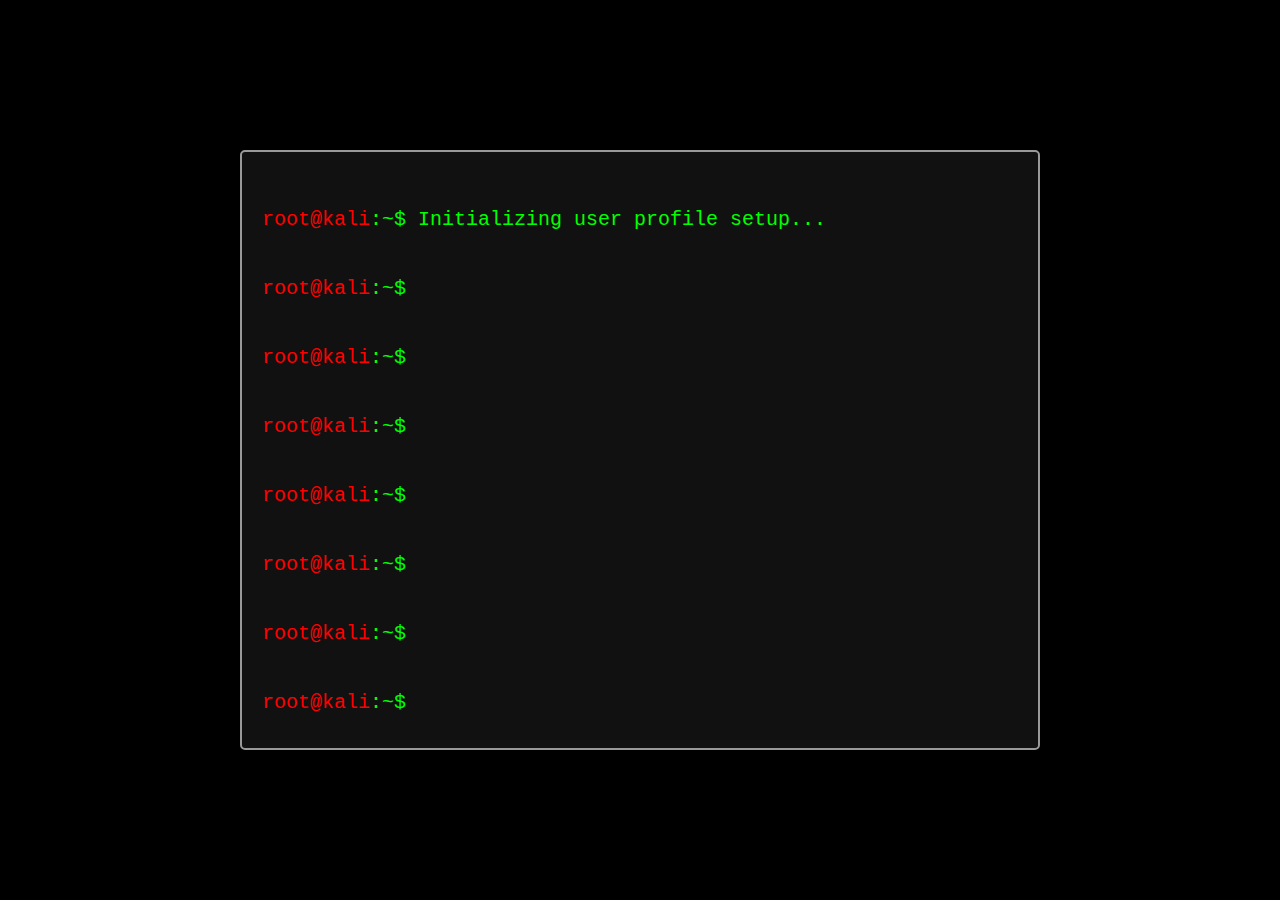
<file: HTML/Terminal2.html>
<!DOCTYPE html>
<html lang="en">
<head>
    <meta charset="UTF-8">
    <meta name="viewport" content="width=device-width, initial-scale=1.0">
    <title>Loading...</title>
    <meta name="description" content="Enter Terminal 2 to access the command line interface. Execute commands and perform tasks efficiently.">
    <style>
        body {
            font-family: 'Courier New', Courier, monospace;
            background-color: #000;
            color: #0f0;
            padding: 0;
            margin: 0;
            display: flex;
            align-items: center;
            justify-content: center;
            height: 100vh;
            overflow: hidden;
        }

        .terminal {
            border: 2px solid #999;
            background-color: #111;
            border-radius: 5px;
            padding: 20px;
            width: 80%;
            max-width: 800px;
            height: 80%;
            max-height: 600px;
            box-sizing: border-box;
            white-space: pre-wrap;
            position: absolute;
            top: 50%;
            left: 50%;
            transform: translate(-50%, -50%);
            z-index: 999;
            animation: fade-in 2s forwards;
            overflow: hidden;
        }

        @keyframes fade-in {
            from { opacity: 0; }
            to { opacity: 1; }
        }

        .message {
            font-size: 20px;
            color: #0f0;
            margin-bottom: 10px;
            overflow: hidden;
            white-space: nowrap;
        }

        .main-content {
            display: none;
            animation: fade-in 2s forwards;
            text-align: center;
        }

        h1 {
            color: #0f0;
            margin-bottom: 20px;
        }

        p {
            color: #0f0;
            font-size: 18px;
        }

        .press-any-key {
            font-size: 20px;
            color: #0f0;
            display: none;
        }

        .cursor {
            display: inline-block;
            width: 10px;
            height: 20px;
            background-color: #0f0;
            animation: cursor-blink 1s infinite;
        }

        @keyframes cursor-blink {
            0%, 100% { opacity: 1; }
            50% { opacity: 0; }
        }
    </style>
</head>
<body>
    <div class="terminal">
        <div class="message" id="line1"><span style="color: #f00;">root@kali</span>:~$ <span id="sentence1"></span></div>
        <div class="message" id="line2"><span style="color: #f00;">root@kali</span>:~$ <span id="sentence2"></span></div>
        <div class="message" id="line3"><span style="color: #f00;">root@kali</span>:~$ <span id="sentence3"></span></div>
        <div class="message" id="line4"><span style="color: #f00;">root@kali</span>:~$ <span id="sentence4"></span></div>
        <div class="message" id="line5"><span style="color: #f00;">root@kali</span>:~$ <span id="sentence5"></span></div>
        <div class="message" id="line6"><span style="color: #f00;">root@kali</span>:~$ <span id="sentence6"></span></div>
        <div class="message" id="line7"><span style="color: #f00;">root@kali</span>:~$ <span id="sentence7"></span></div>
        <div class="message" id="line8"><span style="color: #f00;">root@kali</span>:~$ <span id="sentence8"></span></div>
        <div class="message" id="pressAnyKey" class="press-any-key">Press any key to continue...<span class="cursor"></span></div>
    </div>
<script src="/JS/Terminal2.js"></script>
</body>
</html>
</file>
<file: CSS/style.css>
@import url('https://fonts.googleapis.com/css2?family=Quicksand:wght@300;400;500;600;700&display=swap');

* {
  margin: 0;
  padding: 0;
  box-sizing: border-box;
  font-family: 'Quicksand', sans-serif;
}

body {
  display: flex;
  justify-content: center;
  align-items: center;
  min-height: 100vh;
  background: #000;
}

section {
  position: absolute;
  width: 100vw;
  height: 100vh;
  display: flex;
  justify-content: center;
  align-items: center;
  gap: 2px;
  flex-wrap: wrap;
  overflow: hidden;
}

section::before {
  content: '';
  position: absolute;
  width: 100%;
  height: 100%;
  background: linear-gradient(#000,#0f0,#000);
  animation: animate 5s linear infinite;
}

@keyframes animate {
  0%
  {
    transform: translateY(-100%);
  }
  100%
  {
    transform: translateY(100%);
  }
}

section span {
  position: relative;
  display:block;
  width: calc(6.25vw - 2px);
  height: calc(6.25vw - 2px);
  background: rgb(4, 4, 56);
  z-index: 2;
  transition: 1.5s;
}

section span:hover {
  background: #0f0;
  transition: 0s;
}

section .signin{
  position: absolute;
  width: 400px;
  background: rgb(4, 4, 56);;  
  z-index: 1000;
  display: flex;
  justify-content: center;
  align-items: center;
  padding: 40px;
  border-radius: 4px;
  box-shadow: 0 15px 35px rgba(0,0,0,9);
}

section .signin .content {
  position: relative;
  width: 100%;
  display: flex;
  justify-content: center;
  align-items: center;
  flex-direction: column;
  gap: 40px;
}

section .signin .content h2 {
  font-size: 2em;
  color: #0f0;
  text-transform: uppercase;
}

section .signin .content .form {
  width: 100%;
  display: flex;
  flex-direction: column;
  gap: 25px;
}

section .signin .content .form .inputBox {
  position: relative;
  width: 100%;
}

section .signin .content .form .inputBox input {
  position: relative;
  width: 100%;
  background: #333;
  border: none;
  outline: none;
  padding: 25px 10px 7.5px;
  border-radius: 4px;
  color: #fff;
  font-weight: 500;
  font-size: 1em;
}

section .signin .content .form .inputBox i {
  position: absolute;
  left: 0;
  padding: 15px 10px;
  font-style: normal;
  color: #aaa;
  transition: 0.5s;
  pointer-events: none;
}

.signin .content .form .inputBox input:focus ~ i,
.signin .content .form .inputBox input:valid ~ i {
  transform: translateY(-7.5px);
  font-size: 0.8em;
  color: #fff;
}

.signin .content .form .links {
  position: relative;
  width: 100%;
  display: flex;
  justify-content: space-between;
}

.signin .content .form .links a {
  color: #fff;
  text-decoration: none;
}

.signin .content .form .links a:nth-child(2) {
  color: #0f0;
  font-weight: 600;
}

.signin .content .form .inputBox input[type="submit"] {
  padding: 10px;
  background: #0f0;
  color: #000;
  font-weight: 600;
  font-size: 1.35em;
  letter-spacing: 0.05em;
  cursor: pointer;
}

input[type="submit"]:active {
  opacity: 0.6;
}

@media (max-width: 900px) {
  section span 
  {
    width: calc(10vw - 2px);
    height: calc(10vw - 2px);
  }
}

@media (max-width: 600px) {
  section span 
  {
    width: calc(20vw - 2px);
    height: calc(20vw - 2px);
  }
}
</file>
<file: CSS/mash.css>
body {
  margin: 0;
  font-family: Arial, sans-serif;
}

header {
  background-color: #333;
  color: #fff;
  padding: 10px 0;
}

.container {
  max-width: 960px;
  margin: 0 auto;
  display: flex;
  justify-content: space-between;
  align-items: center;
}

h1 {
  margin: 0;
  padding: 0;
  font-size: 1.5rem;
}

ul {
  list-style-type: none;
  margin: 0;
  padding: 0;
}

li {
  display: inline;
  margin-left: 20px;
}

a {
  color: #fff;
  text-decoration: none;
}

a:hover {
  text-decoration: underline;
}
</file>
<file: CSS/navbar.css>
* {
    font-family: 'Roboto', sans-serif;
}

.navbar {
    background-color: rgb(4, 4, 56);
    color: #fff;
    padding: 15px 0;
    box-shadow: 0 2px 4px rgba(0, 0, 0, 0.1);
    transition: background-color 0.3s, box-shadow 0.3s;
    position: absolute;
    width: 100%;
    top: 0;
    left: 0;
    z-index: 1000;
}

.container1 {
    display: flex;
    justify-content: space-between;
    align-items: center;
    max-width: 1200px;
    margin: 0 auto;
    padding: 0 20px;
}

.logo {
    font-size: 24px;
    font-weight: bold;
    text-decoration: none;
    color: #fff;
    letter-spacing: 1px;
}

.nav-list {
    list-style: none;
    margin: 0;
    padding: 0;
    display: flex;
}

.nav-list li {
    margin-right: 25px;
}

.nav-list a {
    text-decoration: none;
    color: #fff;
    font-weight: bold;
    font-size: 16px;
    text-transform: uppercase;
    position: relative;
    transition: color 0.3s;
}

.nav-list a::after {
    content: '';
    position: absolute;
    width: 0;
    height: 2px;
    background-color: #fff;
    bottom: -5px;
    left: 50%;
    transform: translateX(-50%);
    transition: width 0.3s ease;
}

.nav-list a:hover::after,
.nav-list a.active-nav::after {
    width: 100%;
}

.user-profile {
    display: flex;
    align-items: center;
    position: relative;
    cursor: pointer;
}

.user-profile img {
    width: 35px;
    height: 35px;
    border-radius: 50%;
    margin-right: 10px;
}

.user-profile .username {
    color: #fff;
    font-weight: bold;
}

.dropdown-menu {
    display: none;
    position: absolute;
    background-color: #1a2340;
    box-shadow: 0 8px 16px rgba(0,0,0,0.2);
    width: 100px;
    top: 100%;
    right: 0;
    z-index: 1;
}

.user-profile:hover .dropdown-menu {
    display: block !important;
    opacity: 1 !important;
    visibility: visible !important;
    transform: translateY(0) !important;
}

.dropdown-menu a {
    color: #fff !important;
    text-decoration: none !important;
    display: block !important;
    padding: 10px 20px !important;
    transition: background-color 0.3s !important;
    display: block;
}

.dropdown-menu a:hover {
    background-color: #293355 !important;
}

.dropdown-divider {
    height: 1px;
    background-color: #fff;
    margin: 2px 0;
}

.user-profile:hover .dropdown-menu,
.dropdown-menu:hover {
    display: block;
}
</file>
<file: CSS/footer.css>
footer {
    background-color: rgb(4, 4, 56);
    color: white;
    padding: 20px 0;
    bottom: 0;
    left: 0;
    width: 100%;
    z-index: 1;
    font-weight: bold;
    font-size: small;
}

footer p {
    margin: 0;
}

footer .container {
    display: flex;
    justify-content: space-between;
    width: 100%;
    padding: 20px 10px;
}

footer .left, footer .right {
    flex: 1;
}

footer .right {
    justify-content: flex-end;
    color: white !important;
    text-decoration: none;
    text-align: right;
}
footer .rightimg {
    display: flex;
    justify-content: flex-end;
    color: white !important;
    text-decoration: none;
    text-align: right;
  }
  
  .phone-container {
    color: white;
  }
  

footer .right a:hover {
    color: white;
    text-decoration: none;
}

footer .left a:hover {
    color: white;
    text-decoration: none;
}

.white {
    color: white;
}

.fade1 {
    opacity: 0.5;
    transition: opacity 0.5s ease, color 0.5s ease;
    color: initial;
}

.fade1:hover {
    color: #0f0 !important;
    opacity: 1;
}
</file>
<file: CSS/sponsors.css>
* {
    margin: 0;
    padding: 0;
    box-sizing: border-box;
}

body {
    background: #f2f2f2;
}

@keyframes slide {
    from {
        transform: translateX(0);
    }
    to{
        transform: translateX(-100%);
    }
}

.logos {
    overflow: hidden;
    padding: 60px 0;
    background: #1a2340;
    white-space: nowrap;
    position: relative;
}

.logos:hover .logos-slide {
    animation-play-state: paused;
}

.logos-slide {
    display: inline-block;
    animation: 50s slide infinite linear;
}

.logos-slide img {
    height: 75px;
    width: auto;
    margin: 0 40px;
}

.logos:before,
.logos:after {
    position: absolute;
    top: 0;
    width: 250px;
    height: 100%;
    content: "";
    z-index: 2;
}

.logos:before {
    left: 0;
    background: linear-gradient(to left, transparent, #1a2340);
}
.logos:after {
    right: 0;
    background: linear-gradient(to right, transparent, #1a2340);
}
</file>
